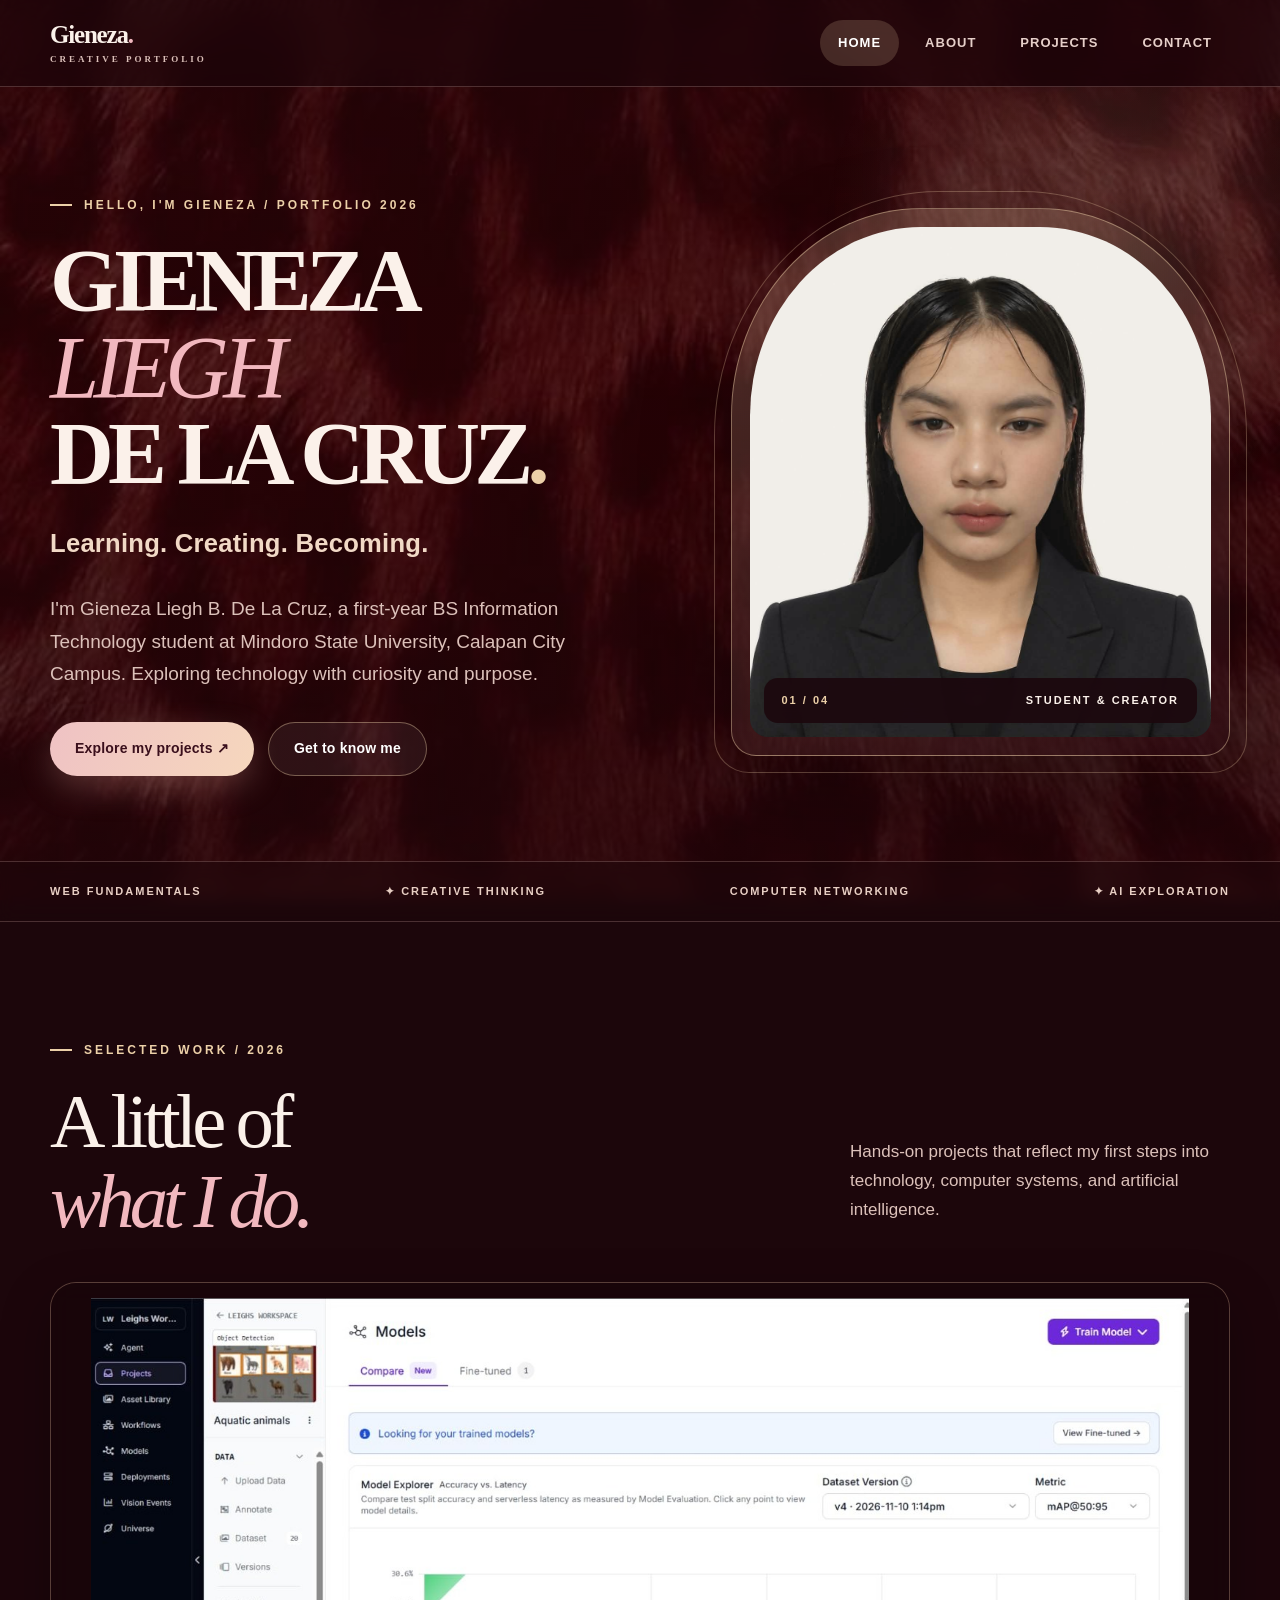
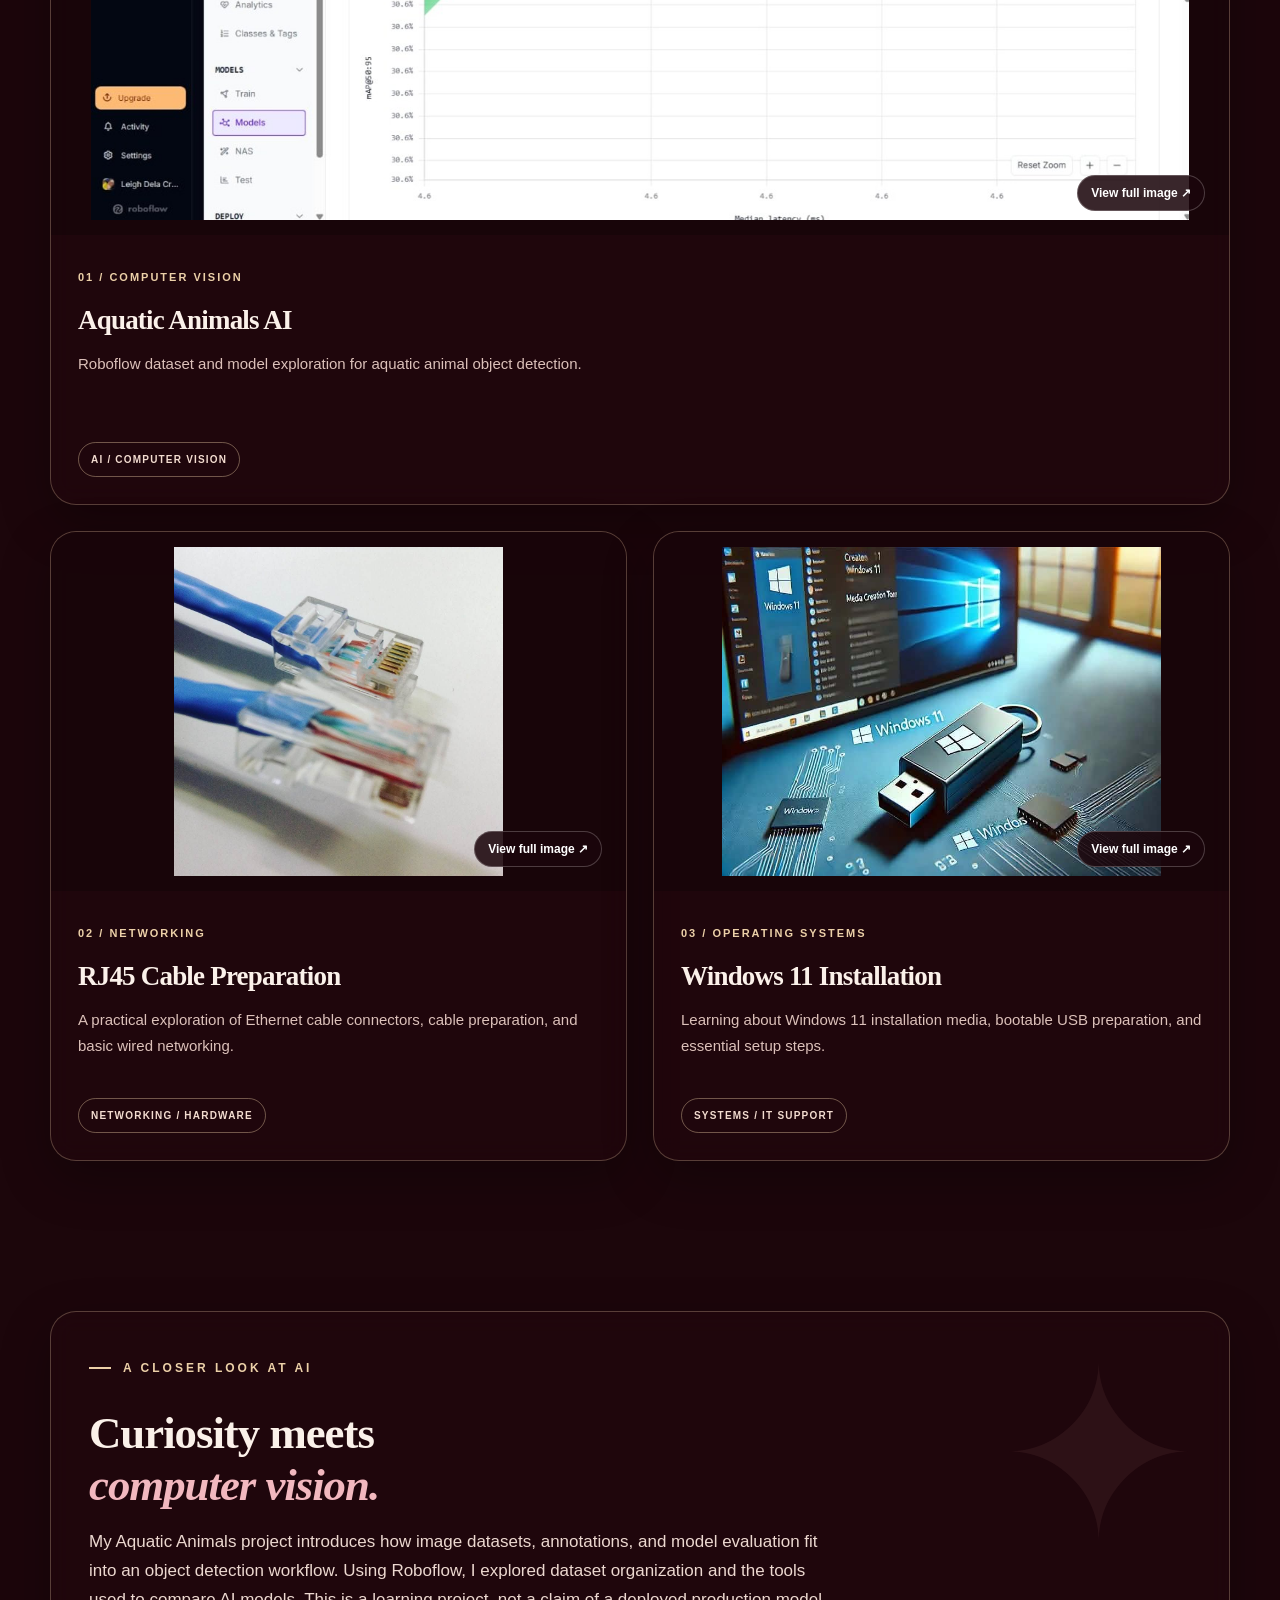
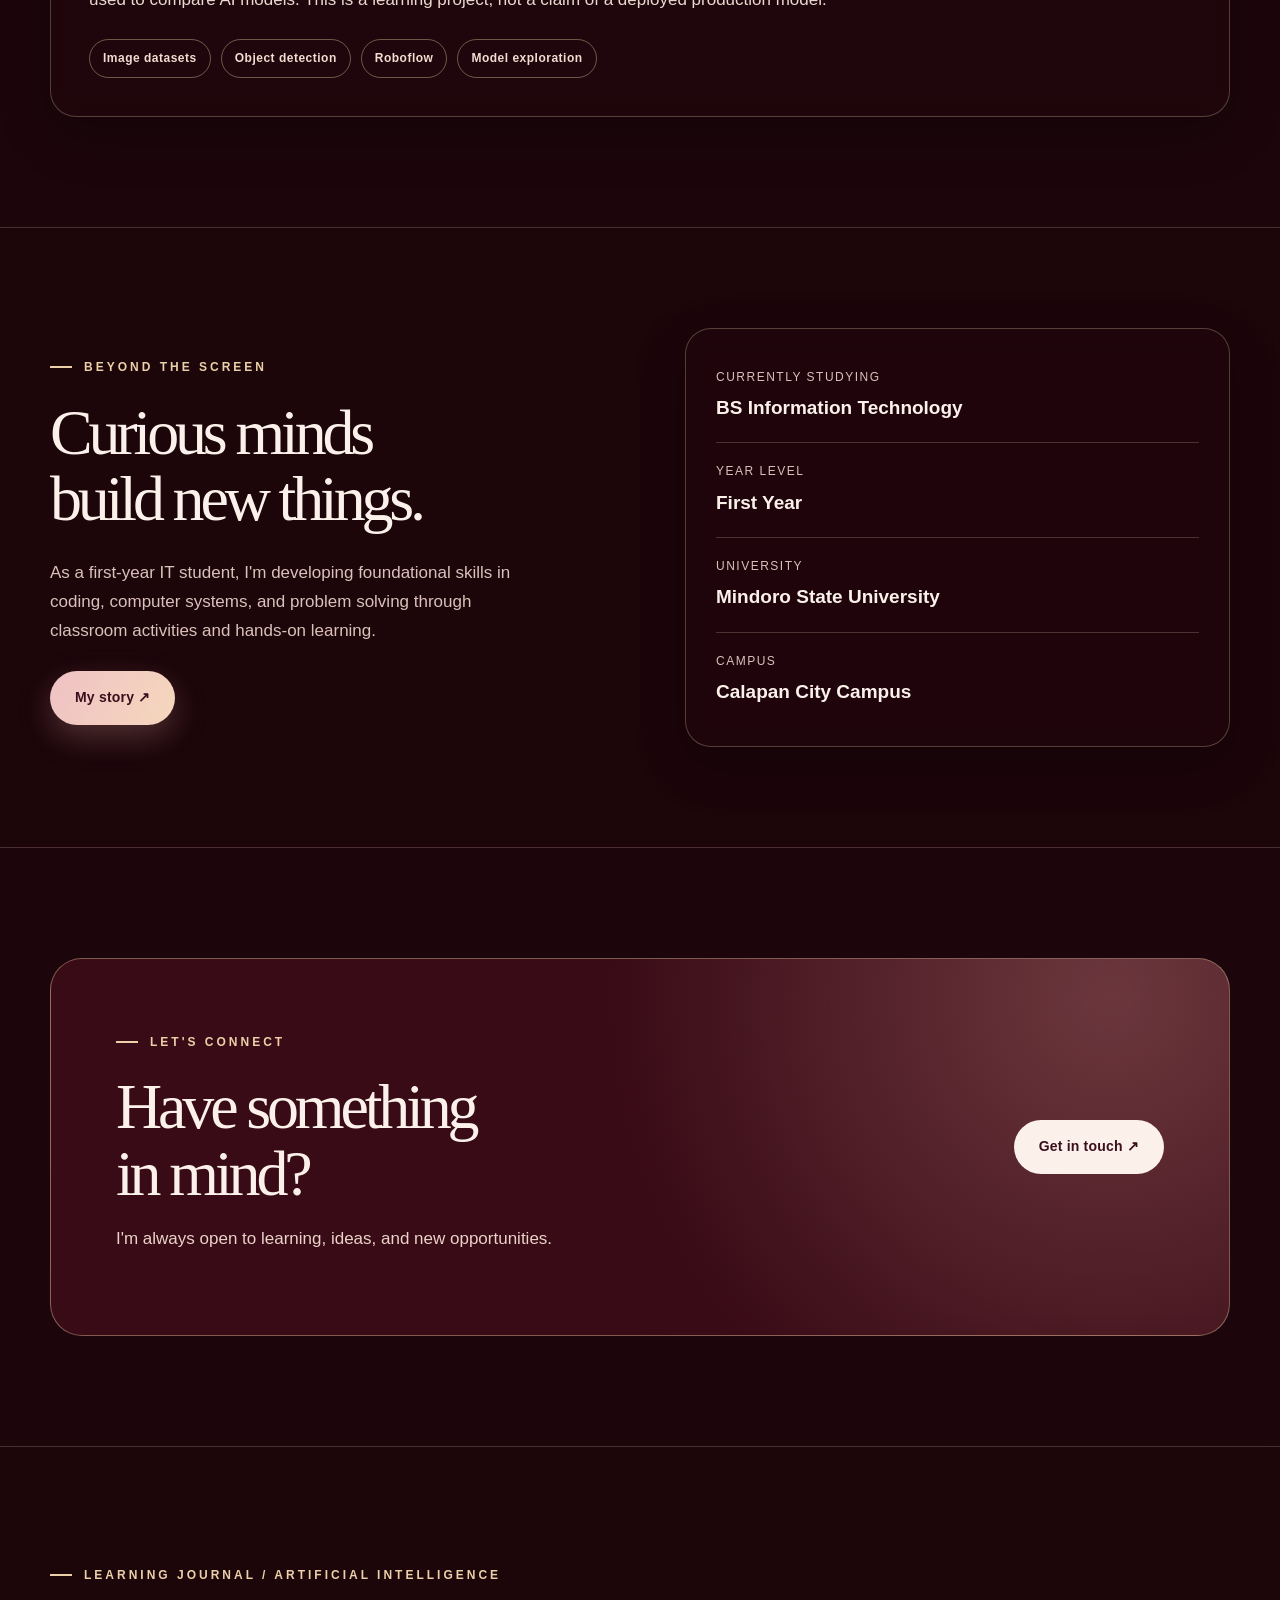
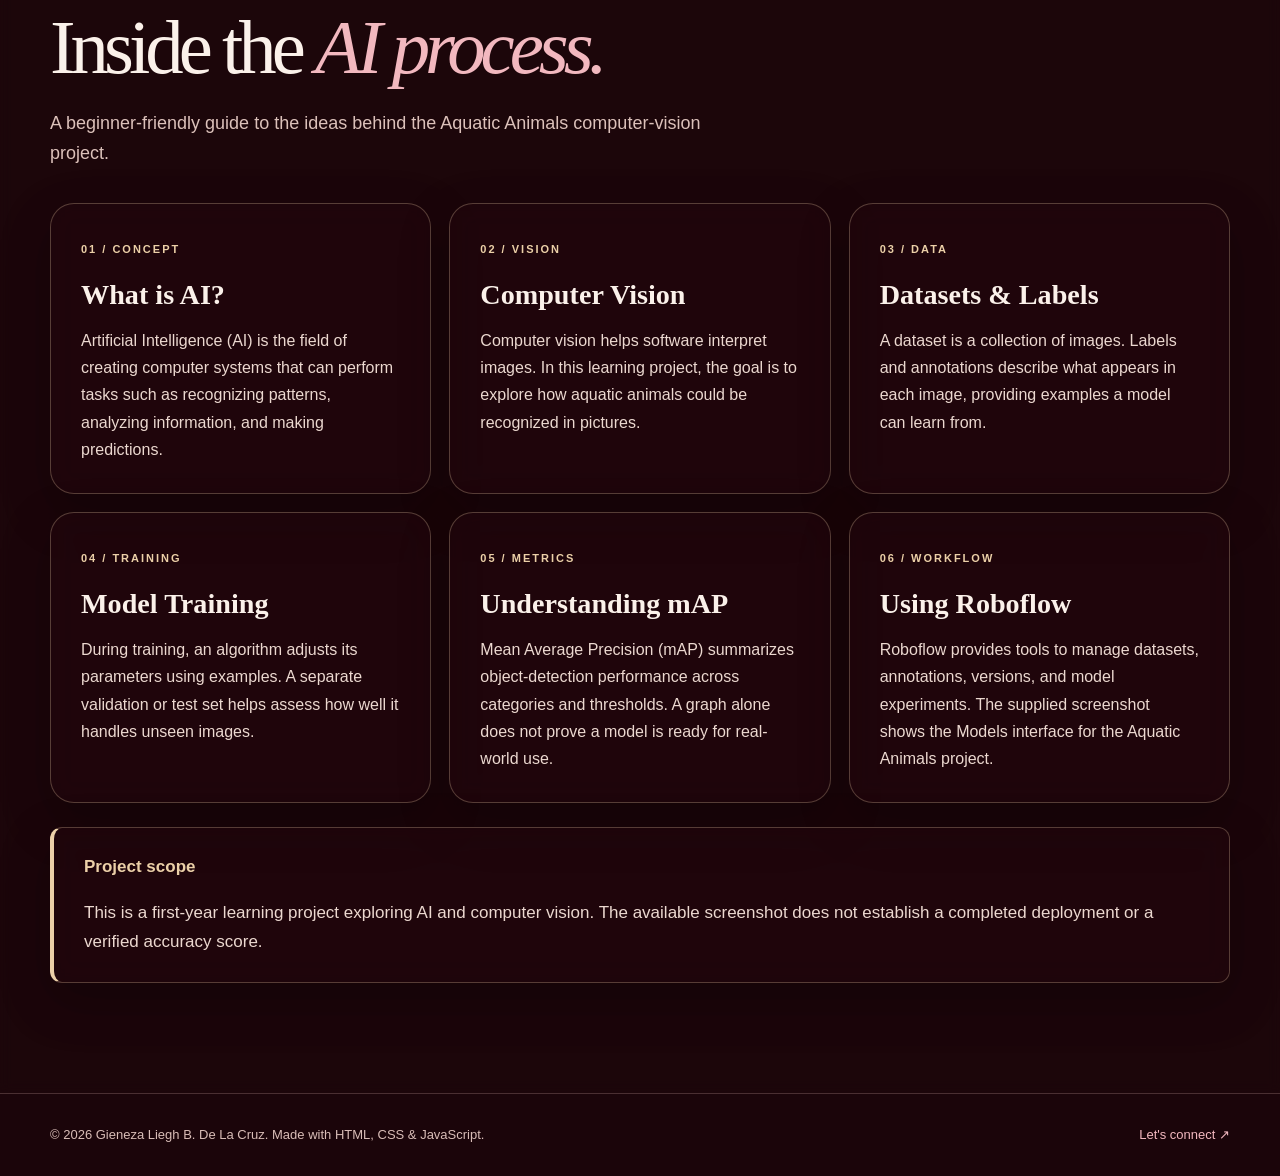
<file: index.html>
<!DOCTYPE html>
<html lang="en">
<head>
  <!-- The UTF-8 charset supports punctuation and accessible text. -->
  <meta charset="UTF-8">
  <!-- Responsive scaling ensures the layout fits phones and tablets. -->
  <meta name="viewport" content="width=device-width, initial-scale=1.0">
  <meta name="theme-color" content="#1c060b">
  <meta name="description" content="Gieneza Liegh B. De La Cruz - BS Information Technology student portfolio.">
  <title>Home | Gieneza Liegh B. De La Cruz</title>
  <!-- One external stylesheet shared by every page. -->
  <link rel="stylesheet" href="css/style.css">
  <!-- Offline fallback: preserves the design if the CSS file is moved or not found. -->
  <style>
/* NEBULA EDITION: original custom design; no CDN or external fonts required. */
:root{--bg:#1c060b;--bg2:#2a0a12;--card:#2c0b13;--line:rgba(240,200,190,.16);--white:#fbf1ea;--muted:#d9bdb7;--violet:#e0a9b0;--pink:#f2b8bf;--cyan:#ecd0a8;--radius:24px}*{box-sizing:border-box}html{scroll-behavior:smooth}body{margin:0;background:radial-gradient(ellipse 65% 26% at 90% 0%,rgba(150,28,48,.28),transparent),radial-gradient(ellipse 55% 32% at 0% 44%,rgba(120,20,40,.14),transparent),var(--bg);color:var(--white);font-family:'Segoe UI',Inter,Arial,sans-serif;font-size:17px;line-height:1.7;min-height:100vh}a{color:inherit;text-decoration:none}button,input,textarea{font:inherit}button{cursor:pointer}img{display:block;max-width:100%}::selection{background:#e0a9b0;color:#1c060b}.container{width:min(1180px,calc(100% - 48px));margin:auto}.site-header{position:sticky;top:0;z-index:20;background:rgba(28,6,12,.87);backdrop-filter:blur(18px);border-bottom:1px solid var(--line)}.nav{display:flex;align-items:center;justify-content:space-between;min-height:86px;gap:20px}.logo{font-size:25px;font-weight:800;letter-spacing:-1.2px;line-height:1.05}.logo small{display:block;font-size:9px;letter-spacing:3px;font-weight:700;color:var(--muted);margin-top:7px}.nav-links{display:flex;gap:8px;align-items:center}.nav-links a{font-size:13px;font-weight:700;letter-spacing:1px;text-transform:uppercase;padding:12px 18px;border-radius:100px;color:#e6cfc9;transition:.25s}.nav-links a:hover,.nav-links a.active{background:rgba(224,169,176,.17);color:#fff}.menu-button{display:none;border:1px solid var(--line);background:#34101a;color:#fff;border-radius:12px;padding:10px 17px}.hero{padding:100px 0 85px;position:relative;overflow:hidden}.hero:before{content:'';position:absolute;width:560px;height:560px;border-radius:50%;background:radial-gradient(circle,rgba(176,50,68,.18),transparent 70%);right:-100px;top:-130px;pointer-events:none}.hero-grid{display:grid;grid-template-columns:1.1fr .9fr;align-items:center;gap:70px}.eyebrow{display:inline-flex;align-items:center;gap:12px;text-transform:uppercase;font-size:12px;font-weight:800;letter-spacing:3px;color:var(--cyan);margin-bottom:22px}.eyebrow:before{content:'';width:22px;height:2px;background:var(--cyan)}.display{font-family:Georgia,'Times New Roman',serif;font-weight:400;letter-spacing:-.065em;line-height:1.04;margin:0}.hero .display{font-size:clamp(64px,7.6vw,116px)}.display em{font-weight:400;color:var(--pink);font-style:italic}.hero-desc{max-width:560px;color:var(--muted);font-size:19px;margin:28px 0 32px}.hero-actions,.form-actions{display:flex;flex-wrap:wrap;gap:14px}.btn{min-height:54px;display:inline-flex;align-items:center;justify-content:center;gap:12px;padding:14px 25px;border-radius:100px;font-weight:750;font-size:14px;letter-spacing:.2px;border:1px solid var(--line);transition:transform .25s,box-shadow .25s,background .25s}.btn:hover{transform:translateY(-3px)}.btn-primary{background:linear-gradient(115deg,#efc2c4,#f6d7bd);color:#2a0a12;border:0;box-shadow:0 12px 32px rgba(200,90,100,.22)}.btn-secondary{background:rgba(255,255,255,.04);color:#fff}.btn-light{background:#fff;color:#2a0a12;border:0}.hero-photo-wrap{position:relative;isolation:isolate;padding:18px;border:1px solid rgba(236,208,168,.28);border-radius:38% 38% 25px 25px;background:linear-gradient(155deg,rgba(176,50,68,.32),rgba(40,8,16,.6));box-shadow:0 30px 90px rgba(0,0,0,.3)}.hero-photo-wrap:before{content:'';position:absolute;inset:-18px;border:1px solid rgba(240,180,170,.15);border-radius:42% 42% 35px 35px;z-index:-1}.hero-photo{width:100%;height:510px;object-fit:cover;object-position:center 25%;border-radius:37% 37% 18px 18px;filter:saturate(.9)}.photo-note{display:flex;align-items:center;justify-content:space-between;position:absolute;bottom:32px;left:32px;right:32px;background:rgba(28,6,12,.85);backdrop-filter:blur(8px);padding:13px 18px;border-radius:14px;font-size:11px;letter-spacing:2px;font-weight:800}.photo-note span{color:var(--cyan)}.marquee{border-block:1px solid var(--line);background:rgba(255,255,255,.025)}.marquee-inner{display:flex;justify-content:space-between;flex-wrap:wrap;gap:15px;padding:20px 0;color:#e8cfc4;font-size:11px;font-weight:800;letter-spacing:2px}.section{padding:110px 0}.section-heading{display:flex;align-items:end;justify-content:space-between;gap:40px;margin-bottom:40px}.section-title{font-size:clamp(52px,6vw,84px)}.muted{color:var(--muted)}.section-heading .muted{max-width:380px}.project-grid{display:grid;grid-template-columns:repeat(3,1fr);gap:22px}.project-card{border:1px solid var(--line);border-radius:26px;overflow:hidden;background:linear-gradient(150deg,rgba(60,14,24,.9),rgba(28,6,12,.95));transition:transform .3s,border-color .3s,box-shadow .3s}.project-card:hover{transform:translateY(-8px);border-color:rgba(224,169,176,.6);box-shadow:0 20px 55px rgba(0,0,0,.3)}.project-media{height:230px;overflow:hidden;background:#34101a}.project-media img{width:100%;height:100%;object-fit:cover;transition:transform .45s}.project-card:hover .project-media img{transform:scale(1.06)}.project-body{padding:27px}.project-meta{font-size:11px;font-weight:800;letter-spacing:2px;color:var(--cyan)}.project-body h3{font-family:Georgia,serif;font-size:27px;letter-spacing:-.8px;line-height:1.15;margin:14px 0}.project-body p{font-size:15px;color:var(--muted);min-height:76px}.tag{display:inline-flex;font-size:10px;letter-spacing:1.2px;font-weight:800;color:#f3dcd0;border:1px solid rgba(224,169,176,.32);border-radius:100px;padding:8px 12px}.about-band{padding:100px 0;background:linear-gradient(110deg,rgba(110,22,40,.4),rgba(40,8,16,.5));border-block:1px solid var(--line)}.about-band-grid{display:grid;grid-template-columns:1fr 1fr;gap:90px;align-items:center}.about-band .display{font-size:clamp(46px,5vw,74px)}.about-band .muted{max-width:500px;margin:26px 0}.fact-list{border:1px solid var(--line);background:rgba(255,255,255,.035);border-radius:26px;padding:20px 30px}.fact{padding:18px 0;border-bottom:1px solid var(--line);display:flex;flex-direction:column;gap:5px}.fact:last-child{border-bottom:0}.fact span{color:var(--muted);font-size:12px;text-transform:uppercase;letter-spacing:1.5px}.fact strong{font-size:19px}.cta-panel{background:radial-gradient(circle at 90% 10%,rgba(240,170,160,.28),transparent 45%),linear-gradient(110deg,#5a1626,#3a0f1c);padding:65px;border:1px solid rgba(236,208,168,.35);border-radius:32px;display:flex;align-items:center;justify-content:space-between;gap:30px}.cta-panel .display{font-size:clamp(44px,5vw,72px)}.cta-panel p{color:#ead3c8}.footer{border-top:1px solid var(--line);padding:30px 0;color:#d9bdb7;font-size:13px}.footer-inner{display:flex;justify-content:space-between;gap:18px}.footer a{color:var(--pink)}.page-intro{padding:100px 0 55px}.page-intro .display{font-size:clamp(58px,7vw,98px);max-width:850px}.page-intro .muted{font-size:19px;max-width:750px}.panel{padding:38px;background:linear-gradient(145deg,rgba(60,14,24,.85),rgba(28,6,12,.95));border:1px solid var(--line);border-radius:27px}.panel h2,.panel h3{margin-top:0}.contact-grid{display:grid;grid-template-columns:.8fr 1.2fr;gap:30px}.contact-info{display:grid;gap:18px;align-content:start}.contact-info>a,.contact-info>div{display:block;padding:27px;background:#2c0b13;border:1px solid var(--line);border-radius:22px;overflow-wrap:anywhere}.contact-info strong{display:block;color:var(--cyan);font-size:11px;letter-spacing:2px;margin-bottom:12px}.form-field{margin:20px 0}.form-field label{display:block;margin-bottom:8px;font-weight:700;font-size:14px}.form-field input,.form-field textarea{width:100%;background:#1f070d;color:#fff;border:1px solid rgba(236,208,168,.25);border-radius:13px;padding:16px;outline:none}.form-field input:focus,.form-field textarea:focus{border-color:var(--pink);box-shadow:0 0 0 3px rgba(240,180,170,.12)}.form-field textarea{min-height:150px;resize:vertical}.form-status{font-size:13px;color:var(--muted)}.ai-insight{position:relative;overflow:hidden;margin:40px 0 0;padding:38px;background:linear-gradient(115deg,rgba(130,30,50,.3),rgba(50,10,18,.6));border:1px solid rgba(236,208,168,.24);border-radius:26px}.ai-insight:after{content:'✦';position:absolute;right:30px;top:-60px;font-size:240px;color:rgba(224,169,176,.07);pointer-events:none}.ai-insight h3{font-family:Georgia,serif;font-size:clamp(29px,3.5vw,45px);line-height:1.15;letter-spacing:-1px;margin:8px 0 16px}.ai-insight p{max-width:750px;color:#ecd8d0}.ai-pills{display:flex;gap:10px;flex-wrap:wrap;margin-top:24px}.ai-pills span{font-size:12px;font-weight:700;letter-spacing:.5px;padding:8px 13px;border-radius:100px;border:1px solid rgba(236,208,168,.3);color:var(--cyan)}.reveal{opacity:1;transform:none}@media(prefers-reduced-motion:no-preference){.reveal{animation:rise .65s both}@keyframes rise{from{opacity:0;transform:translateY(18px)}to{opacity:1;transform:translateY(0)}}}@media(max-width:900px){.hero-grid{gap:35px}.hero .display{font-size:clamp(52px,8vw,86px)}.hero-photo{height:440px}.project-grid{grid-template-columns:repeat(2,1fr)}.about-band-grid{gap:35px}}@media(max-width:680px){.container{width:min(100% - 32px,1180px)}.nav{min-height:72px}.menu-button{display:block}.nav-links{display:none;position:absolute;top:72px;left:0;right:0;background:#220810;padding:18px;flex-direction:column;border-bottom:1px solid var(--line)}.nav-links.open{display:flex}.nav-links a{width:100%;text-align:center}.hero{padding:60px 0}.hero-grid,.about-band-grid,.contact-grid{grid-template-columns:1fr}.hero-photo-wrap{max-width:440px;margin:auto}.hero-photo{height:390px}.section{padding:70px 0}.section-heading{display:block}.project-grid{grid-template-columns:1fr}.project-media{height:250px}.cta-panel{padding:35px;display:block}.cta-panel .btn{margin-top:20px}.footer-inner{flex-direction:column}.page-intro{padding:65px 0 25px}.panel{padding:24px}.ai-insight{padding:25px}}


/* V2: Oversized personal-name hero, designed to be as prominent as Justin's. */
.hero .display.hero-name{font-family:Georgia,'Times New Roman',serif;font-size:clamp(58px,6.9vw,108px);font-weight:700;line-height:.98;letter-spacing:-.065em;overflow-wrap:normal}
.hero-name em{color:#f2b8bf;font-weight:400}
.name-period{color:#ecd0a8}
.hero-kicker{font-size:clamp(19px,2vw,27px);font-weight:700;color:#f1d9c6;letter-spacing:.01em;margin:25px 0 0}
.ai-notes-section{background:radial-gradient(ellipse at 5% 10%,rgba(160,40,58,.18),transparent 55%),#210810;border-top:1px solid var(--line)}
.ai-notes-intro{max-width:670px;font-size:18px;margin:20px 0 34px}
.ai-notes-grid{display:grid;grid-template-columns:repeat(3,minmax(0,1fr));gap:18px}
.ai-note{padding:30px;border:1px solid rgba(236,208,168,.25);border-radius:24px;background:linear-gradient(145deg,rgba(70,16,28,.75),rgba(32,7,14,.92));box-shadow:0 16px 45px rgba(0,0,0,.15);transition:transform .25s,border-color .25s}
.ai-note:hover{transform:translateY(-5px);border-color:#e0a9b0}
.ai-note-num{font-size:11px;color:#ecd0a8;font-weight:800;letter-spacing:2px}
.ai-note h3{font-family:Georgia,serif;font-size:clamp(23px,2.2vw,31px);line-height:1.15;margin:16px 0}
.ai-note p{color:#ecd8d0;font-size:16px;line-height:1.7;margin-bottom:0}
.ai-learning-callout{margin-top:24px;padding:25px 30px;border-left:4px solid #ecd0a8;background:rgba(236,208,168,.07);border-radius:12px}
.ai-learning-callout strong{color:#ecd0a8}
.ai-learning-callout p{color:#ecd8d0;margin-bottom:0}
@media(max-width:900px){.ai-notes-grid{grid-template-columns:repeat(2,minmax(0,1fr))}.hero .display.hero-name{font-size:clamp(50px,7vw,78px)}}
@media(max-width:680px){.ai-notes-grid{grid-template-columns:1fr}.hero .display.hero-name{font-size:clamp(44px,10vw,68px)}.ai-note{padding:25px}}


/* PROJECT IMAGE VISIBILITY FIX: show the entire original picture without cropping. */
.project-grid{grid-template-columns:repeat(2,minmax(0,1fr));gap:26px}
.project-card:first-child{grid-column:1/-1}
.project-media{height:auto;aspect-ratio:16/10;display:flex;align-items:center;justify-content:center;background:linear-gradient(135deg,#2a0a12,#3a121d);padding:15px;position:relative}
.project-card:first-child .project-media{aspect-ratio:16/7.5}
.project-media img{width:100%;height:100%;object-fit:contain;object-position:center;transition:transform .35s}
.project-card:hover .project-media img{transform:scale(1.015)}
.project-media a{display:flex;align-items:center;justify-content:center;width:100%;height:100%;cursor:zoom-in;outline-offset:4px}
.project-media a:focus-visible{outline:3px solid #ecd0a8}
.project-media .image-hint{position:absolute;right:24px;bottom:24px;pointer-events:none;background:rgba(28,6,12,.87);border:1px solid rgba(255,255,255,.22);border-radius:999px;padding:7px 13px;font-size:12px;color:#fff;font-weight:700}
@media(max-width:700px){.project-grid{grid-template-columns:1fr}.project-card:first-child{grid-column:auto}.project-media,.project-card:first-child .project-media{aspect-ratio:4/3;padding:9px}.project-media .image-hint{right:12px;bottom:12px;font-size:11px}}


/* ===== AESTHETIC THEME: Wine Leopard =====
   Background photo + glass cards, dusty rose / champagne accents. */
:root{--bg:#1c060b;--line:rgba(240,200,190,.22);--white:#fbf1ea;--muted:#dcc1ba;--violet:#e0a9b0;--pink:#f2b8bf;--cyan:#ecd0a8}
body{background:#1c060b;color:var(--white)}
body::before{content:'';position:fixed;inset:0;z-index:-1;pointer-events:none;
  background:linear-gradient(180deg,rgba(28,6,11,.55),rgba(28,6,11,.38) 40%,rgba(28,6,11,.68)),url('assets/leopard-bg.jpg') center/cover no-repeat}
.site-header{background:rgba(28,6,11,.62);backdrop-filter:blur(16px);-webkit-backdrop-filter:blur(16px)}
.logo,.display,.project-body h3,.ai-note h3,.ai-insight h3{font-family:'Palatino Linotype','Book Antiqua',Palatino,Georgia,serif}
.display em{font-style:italic;color:var(--pink)}
.eyebrow,.project-meta,.ai-note-num{color:var(--cyan)}
.hero:before{background:radial-gradient(circle,rgba(236,208,168,.16),transparent 70%)}
.hero-photo-wrap{background:linear-gradient(155deg,rgba(236,208,168,.22),rgba(40,8,16,.55));border-color:rgba(236,208,168,.45)}
.hero-photo-wrap:before{border-color:rgba(236,208,168,.28)}
.hero-photo{filter:saturate(.95) sepia(.08)}
.marquee{background:rgba(28,6,11,.5);backdrop-filter:blur(8px);-webkit-backdrop-filter:blur(8px)}
.project-card,.panel,.fact-list,.ai-note,.ai-insight,.contact-info>a,.contact-info>div,.ai-learning-callout{
  background:rgba(34,7,14,.62);backdrop-filter:blur(12px);-webkit-backdrop-filter:blur(12px);
  border:1px solid rgba(236,208,168,.28);box-shadow:0 18px 50px rgba(0,0,0,.28)}
.project-card:hover,.ai-note:hover{border-color:#ecd0a8}
.project-media{background:rgba(20,4,8,.55)}
.about-band,.ai-notes-section{background:rgba(28,6,11,.5);backdrop-filter:blur(6px);-webkit-backdrop-filter:blur(6px)}
.cta-panel{background:radial-gradient(circle at 90% 10%,rgba(240,170,160,.28),transparent 45%),rgba(70,14,28,.72);border-color:rgba(236,208,168,.4);backdrop-filter:blur(10px);-webkit-backdrop-filter:blur(10px)}
.btn-primary{background:linear-gradient(115deg,#efc2c4,#f6d7bd);color:#3a0f1c;box-shadow:0 12px 32px rgba(240,170,160,.25)}
.btn-secondary{background:rgba(255,255,255,.06);border-color:rgba(236,208,168,.4)}
.btn-light{background:#fbf1ea;color:#3a0f1c}
.tag,.ai-pills span{border-color:rgba(236,208,168,.4);color:#f3dcd0}
.nav-links a:hover,.nav-links a.active{background:rgba(236,208,168,.18)}
.form-field input,.form-field textarea{background:rgba(20,4,8,.6);border-color:rgba(236,208,168,.3)}
.form-field input:focus,.form-field textarea:focus{border-color:#ecd0a8;box-shadow:0 0 0 3px rgba(236,208,168,.16)}
.footer{background:rgba(28,6,11,.55);backdrop-filter:blur(8px);-webkit-backdrop-filter:blur(8px)}
.ai-learning-callout{border-left:4px solid #ecd0a8}
::selection{background:#ecd0a8;color:#2a0a12}
@media(max-width:680px){.nav-links{background:rgba(28,6,11,.95)}}

</style>
  <!-- defer runs JavaScript after the page HTML has been parsed. -->
  <script src="js/main.js" defer></script>
</head>
<body>
  <!-- Shared navigation: same destinations and active-page highlight on every page. -->
  <header class="site-header">
    <nav class="container nav" aria-label="Main navigation">
      <a class="logo" href="index.html">Gieneza<span style="color:var(--pink)">.</span><small>CREATIVE PORTFOLIO</small></a>
      <button class="menu-button" type="button" data-menu-button aria-expanded="false" aria-controls="nav-links">Menu</button>
      <div class="nav-links" id="nav-links" data-nav-links>
        <a href="index.html" class="active" aria-current="page">Home</a>
        <a href="about.html" class="" >About</a>
        <a href="portfolio.html" class="" >Projects</a>
        <a href="contact.html" class="" >Contact</a>
      </div>
    </nav>
  </header>
  <main id="main">
    <!-- Hero: introductory biography and original professional portrait. -->
    <section class="hero"><div class="container hero-grid">
      <div class="reveal"><span class="eyebrow">Hello, I'm Gieneza / Portfolio 2026</span>
        <h1 class="display hero-name">GIENEZA<br><em>LIEGH</em><br>DE LA CRUZ<span class="name-period">.</span></h1><p class="hero-kicker">Learning. Creating. Becoming.</p>
        <p class="hero-desc">I'm Gieneza Liegh B. De La Cruz, a first-year BS Information Technology student at Mindoro State University, Calapan City Campus. Exploring technology with curiosity and purpose.</p>
        <div class="hero-actions"><a class="btn btn-primary" href="portfolio.html">Explore my projects &#8599;</a><a class="btn btn-secondary" href="about.html">Get to know me</a></div>
      </div>
      <div class="hero-photo-wrap reveal"><img class="hero-photo" src="assets/portrait.jpg" alt="Professional portrait of Gieneza Liegh B. De La Cruz"><div class="photo-note"><span>01 / 04</span>STUDENT &amp; CREATOR</div></div>
    </div></section>
    <div class="marquee"><div class="container marquee-inner"><span>WEB FUNDAMENTALS</span><span>&#10022; CREATIVE THINKING</span><span>COMPUTER NETWORKING</span><span>&#10022; AI EXPLORATION</span></div></div>
    <section class="section"><div class="container"><div class="section-heading reveal"><div><span class="eyebrow">Selected work / 2026</span><h2 class="display section-title">A little of<br><em>what I do.</em></h2></div><p class="muted">Hands-on projects that reflect my first steps into technology, computer systems, and artificial intelligence.</p></div><div class="project-grid">      <!-- Project card: original user-supplied image, title, and accurate student-level description. -->
      <article class="project-card reveal">
        <div class="project-media"><a href="assets/aquatic.jpg" target="_blank" rel="noopener" aria-label="View full-size image: Aquatic Animals AI project reference image"><img src="assets/aquatic.jpg" alt="Aquatic Animals AI project reference image" loading="lazy"></a><span class="image-hint">View full image ↗</span></div>
        <div class="project-body"><span class="project-meta">01 / COMPUTER VISION</span><h3>Aquatic Animals AI</h3><p>Roboflow dataset and model exploration for aquatic animal object detection.</p><span class="tag">AI / COMPUTER VISION</span></div>
      </article>
      <!-- Project card: original user-supplied image, title, and accurate student-level description. -->
      <article class="project-card reveal">
        <div class="project-media"><a href="assets/rj45.jpg" target="_blank" rel="noopener" aria-label="View full-size image: RJ45 Cable Preparation project reference image"><img src="assets/rj45.jpg" alt="RJ45 Cable Preparation project reference image" loading="lazy"></a><span class="image-hint">View full image ↗</span></div>
        <div class="project-body"><span class="project-meta">02 / NETWORKING</span><h3>RJ45 Cable Preparation</h3><p>A practical exploration of Ethernet cable connectors, cable preparation, and basic wired networking.</p><span class="tag">NETWORKING / HARDWARE</span></div>
      </article>
      <!-- Project card: original user-supplied image, title, and accurate student-level description. -->
      <article class="project-card reveal">
        <div class="project-media"><a href="assets/windows.jpg" target="_blank" rel="noopener" aria-label="View full-size image: Windows 11 Installation project reference image"><img src="assets/windows.jpg" alt="Windows 11 Installation project reference image" loading="lazy"></a><span class="image-hint">View full image ↗</span></div>
        <div class="project-body"><span class="project-meta">03 / OPERATING SYSTEMS</span><h3>Windows 11 Installation</h3><p>Learning about Windows 11 installation media, bootable USB preparation, and essential setup steps.</p><span class="tag">SYSTEMS / IT SUPPORT</span></div>
      </article></div></div></section>

    <!-- AI note: this section explains the scope of the student project without overstating model performance. -->
    <section class="section" style="padding-top:0"><div class="container"><div class="ai-insight"><span class="eyebrow">A closer look at AI</span><h3>Curiosity meets<br><em style="color:var(--pink)">computer vision.</em></h3><p>My Aquatic Animals project introduces how image datasets, annotations, and model evaluation fit into an object detection workflow. Using Roboflow, I explored dataset organization and the tools used to compare AI models. This is a learning project, not a claim of a deployed production model.</p><div class="ai-pills"><span>Image datasets</span><span>Object detection</span><span>Roboflow</span><span>Model exploration</span></div></div></div></section>
    <section class="about-band"><div class="container about-band-grid"><div class="reveal"><span class="eyebrow">Beyond the screen</span><h2 class="display">Curious minds<br>build new things.</h2><p class="muted">As a first-year IT student, I'm developing foundational skills in coding, computer systems, and problem solving through classroom activities and hands-on learning.</p><a class="btn btn-primary" href="about.html">My story &#8599;</a></div><div class="fact-list reveal"><div class="fact"><span>Currently studying</span><strong>BS Information Technology</strong></div><div class="fact"><span>Year level</span><strong>First Year</strong></div><div class="fact"><span>University</span><strong>Mindoro State University</strong></div><div class="fact"><span>Campus</span><strong>Calapan City Campus</strong></div></div></div></section>
    <section class="section"><div class="container"><div class="cta-panel reveal"><div><span class="eyebrow" style="color:#ecd0a8">Let's connect</span><h2 class="display">Have something<br>in mind?</h2><p>I'm always open to learning, ideas, and new opportunities.</p></div><a class="btn btn-light" href="contact.html">Get in touch &#8599;</a></div></div></section>
  <!-- Educational notes: these explain AI concepts without claiming the project is fully deployed. -->
<section class="section ai-notes-section" aria-labelledby="ai-notes-heading">
 <div class="container">
  <span class="eyebrow">Learning journal / Artificial intelligence</span>
  <h2 class="display section-title" id="ai-notes-heading">Inside the <em>AI process.</em></h2>
  <p class="muted ai-notes-intro">A beginner-friendly guide to the ideas behind the Aquatic Animals computer-vision project.</p>
  <div class="ai-notes-grid">
   <article class="ai-note"><span class="ai-note-num">01 / CONCEPT</span><h3>What is AI?</h3><p>Artificial Intelligence (AI) is the field of creating computer systems that can perform tasks such as recognizing patterns, analyzing information, and making predictions.</p></article>
   <article class="ai-note"><span class="ai-note-num">02 / VISION</span><h3>Computer Vision</h3><p>Computer vision helps software interpret images. In this learning project, the goal is to explore how aquatic animals could be recognized in pictures.</p></article>
   <article class="ai-note"><span class="ai-note-num">03 / DATA</span><h3>Datasets &amp; Labels</h3><p>A dataset is a collection of images. Labels and annotations describe what appears in each image, providing examples a model can learn from.</p></article>
   <article class="ai-note"><span class="ai-note-num">04 / TRAINING</span><h3>Model Training</h3><p>During training, an algorithm adjusts its parameters using examples. A separate validation or test set helps assess how well it handles unseen images.</p></article>
   <article class="ai-note"><span class="ai-note-num">05 / METRICS</span><h3>Understanding mAP</h3><p>Mean Average Precision (mAP) summarizes object-detection performance across categories and thresholds. A graph alone does not prove a model is ready for real-world use.</p></article>
   <article class="ai-note"><span class="ai-note-num">06 / WORKFLOW</span><h3>Using Roboflow</h3><p>Roboflow provides tools to manage datasets, annotations, versions, and model experiments. The supplied screenshot shows the Models interface for the Aquatic Animals project.</p></article>
  </div>
  <div class="ai-learning-callout"><strong>Project scope</strong><p>This is a first-year learning project exploring AI and computer vision. The available screenshot does not establish a completed deployment or a verified accuracy score.</p></div>
 </div>
</section>
  </main>
  <!-- Footer repeats across all pages for consistent navigation. -->
  <footer class="footer"><div class="container footer-inner"><span>&#169; 2026 Gieneza Liegh B. De La Cruz. Made with HTML, CSS &amp; JavaScript.</span><a href="mailto:leighdelacruz068@gmail.com">Let's connect &#8599;</a></div></footer>
</body>
</html>
</file>
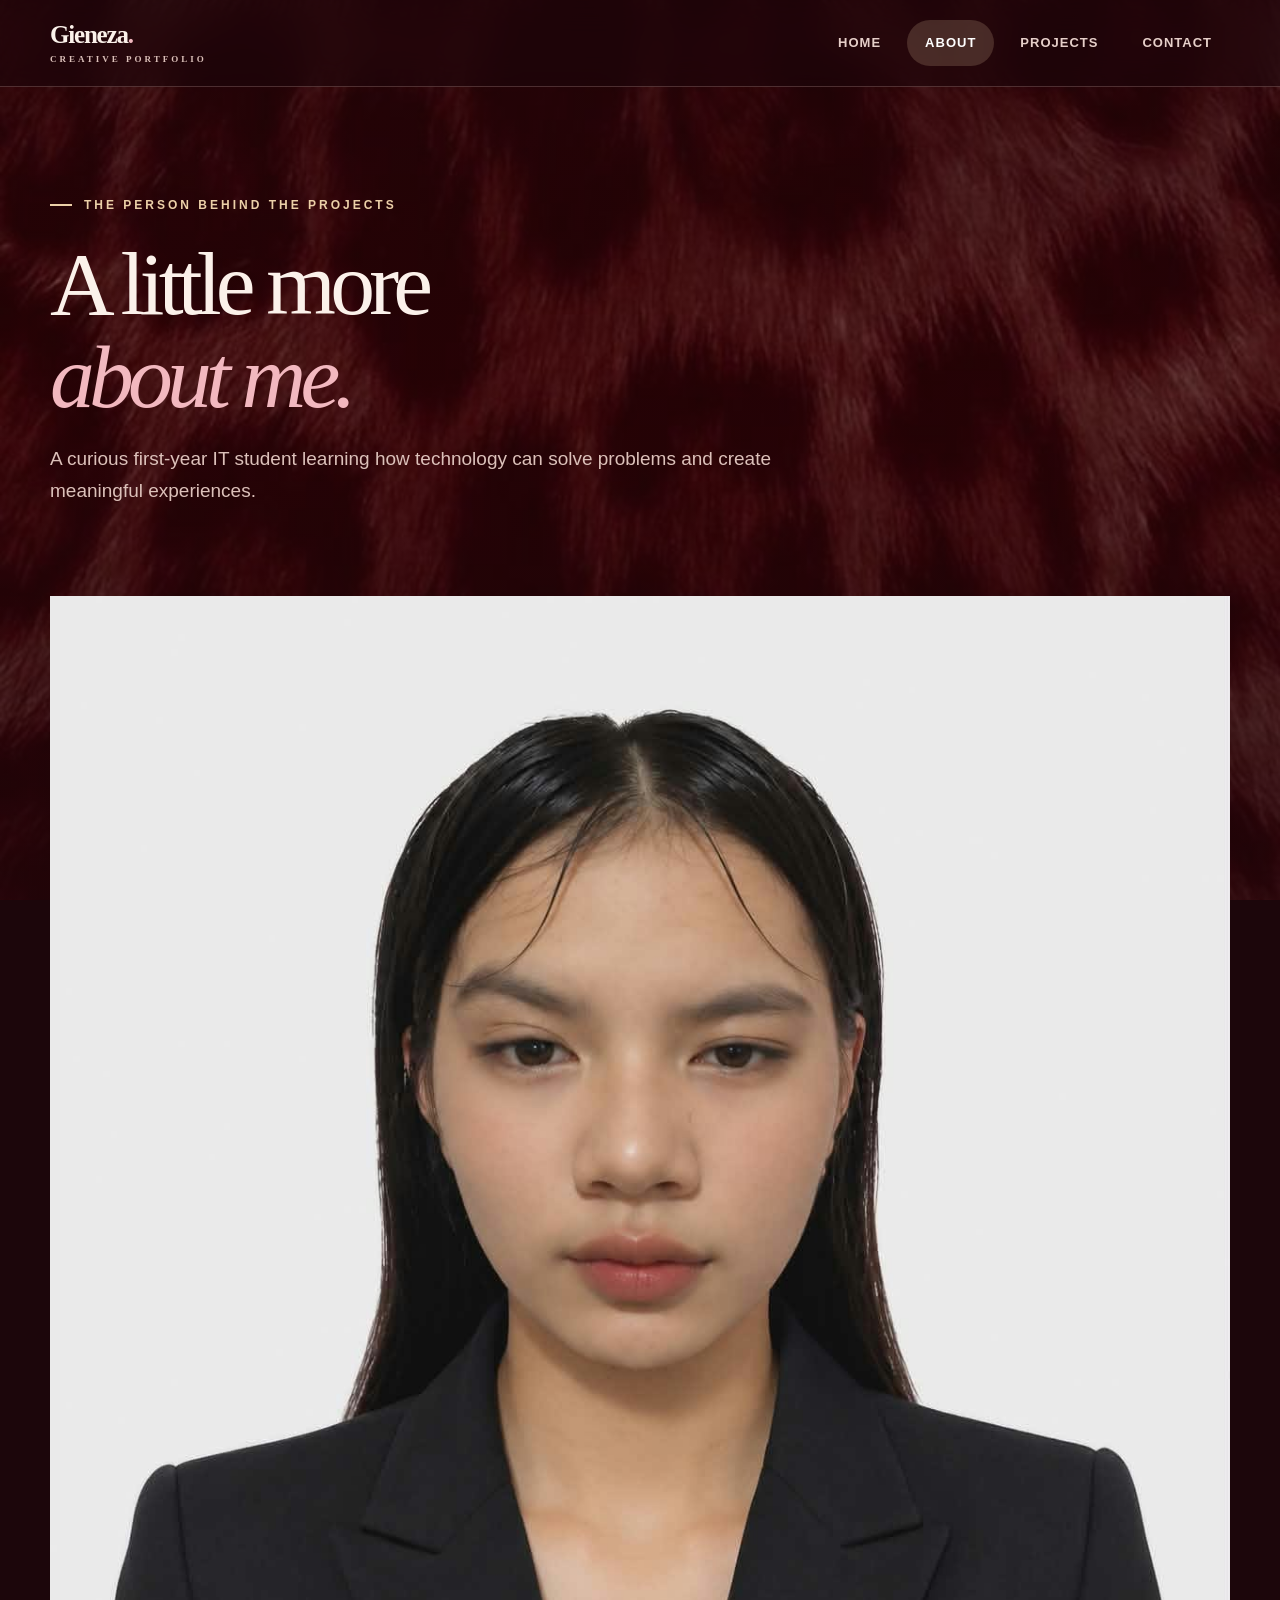
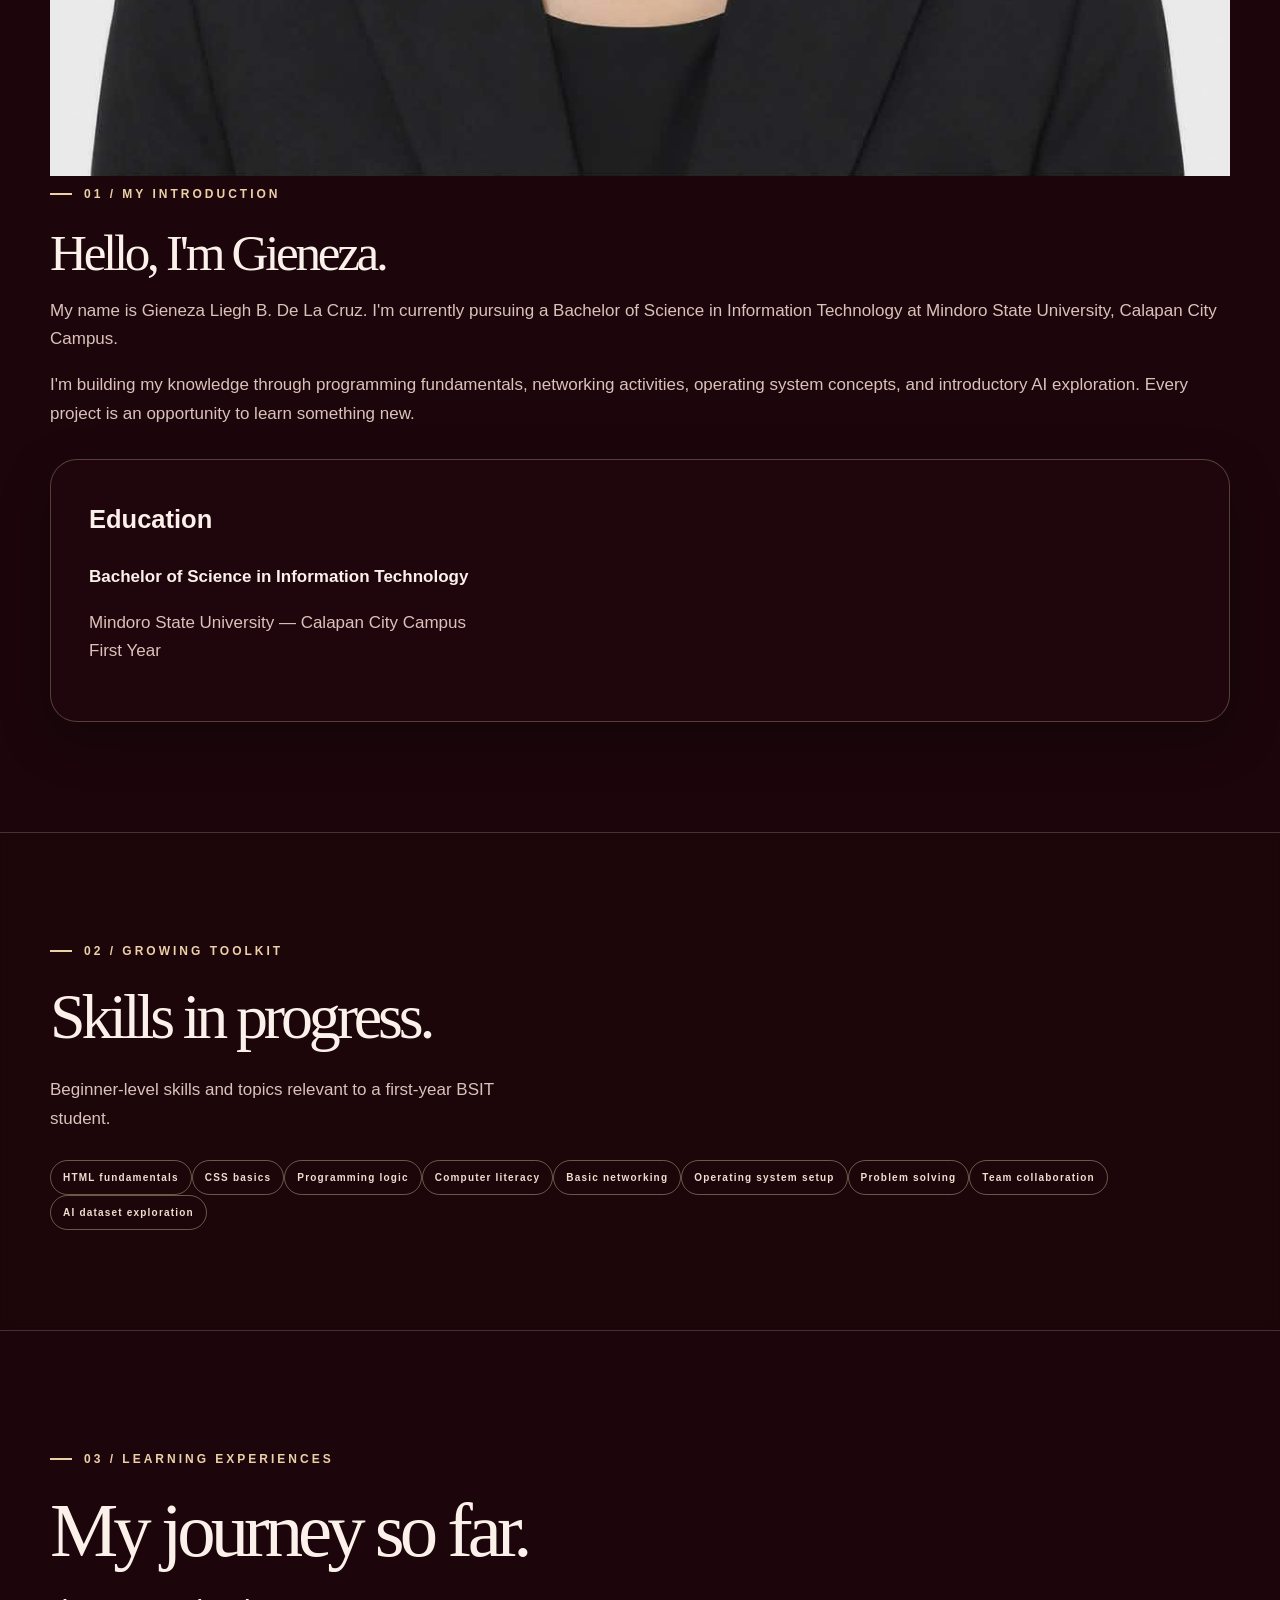
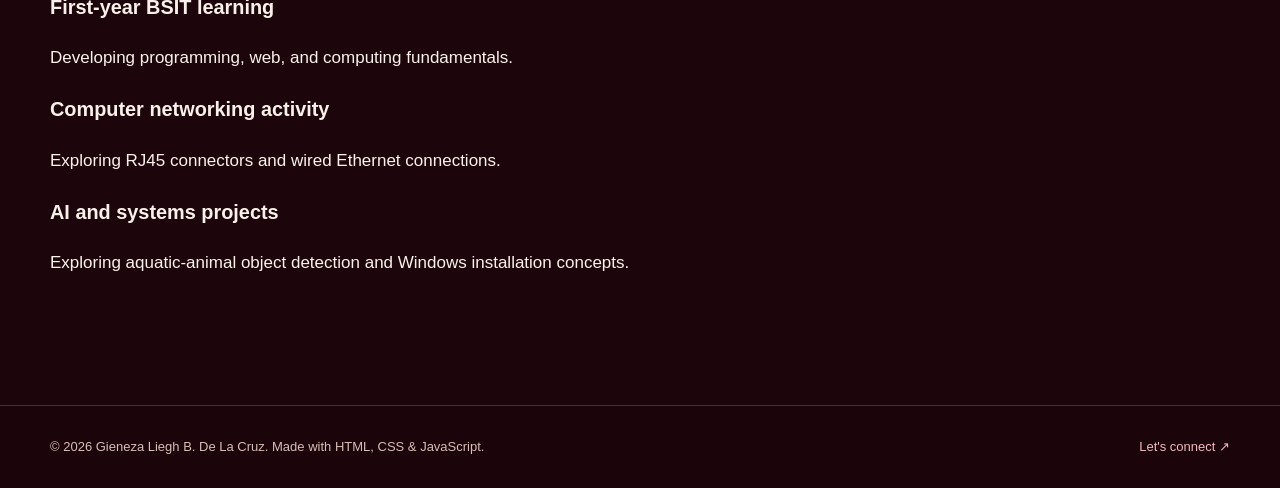
<file: about.html>
<!DOCTYPE html>
<html lang="en">
<head>
  <!-- The UTF-8 charset supports punctuation and accessible text. -->
  <meta charset="UTF-8">
  <!-- Responsive scaling ensures the layout fits phones and tablets. -->
  <meta name="viewport" content="width=device-width, initial-scale=1.0">
  <meta name="theme-color" content="#1c060b">
  <meta name="description" content="Gieneza Liegh B. De La Cruz - BS Information Technology student portfolio.">
  <title>About | Gieneza Liegh B. De La Cruz</title>
  <!-- One external stylesheet shared by every page. -->
  <link rel="stylesheet" href="css/style.css">
  <!-- Offline fallback: preserves the design if the CSS file is moved or not found. -->
  <style>
/* NEBULA EDITION: original custom design; no CDN or external fonts required. */
:root{--bg:#1c060b;--bg2:#2a0a12;--card:#2c0b13;--line:rgba(240,200,190,.16);--white:#fbf1ea;--muted:#d9bdb7;--violet:#e0a9b0;--pink:#f2b8bf;--cyan:#ecd0a8;--radius:24px}*{box-sizing:border-box}html{scroll-behavior:smooth}body{margin:0;background:radial-gradient(ellipse 65% 26% at 90% 0%,rgba(150,28,48,.28),transparent),radial-gradient(ellipse 55% 32% at 0% 44%,rgba(120,20,40,.14),transparent),var(--bg);color:var(--white);font-family:'Segoe UI',Inter,Arial,sans-serif;font-size:17px;line-height:1.7;min-height:100vh}a{color:inherit;text-decoration:none}button,input,textarea{font:inherit}button{cursor:pointer}img{display:block;max-width:100%}::selection{background:#e0a9b0;color:#1c060b}.container{width:min(1180px,calc(100% - 48px));margin:auto}.site-header{position:sticky;top:0;z-index:20;background:rgba(28,6,12,.87);backdrop-filter:blur(18px);border-bottom:1px solid var(--line)}.nav{display:flex;align-items:center;justify-content:space-between;min-height:86px;gap:20px}.logo{font-size:25px;font-weight:800;letter-spacing:-1.2px;line-height:1.05}.logo small{display:block;font-size:9px;letter-spacing:3px;font-weight:700;color:var(--muted);margin-top:7px}.nav-links{display:flex;gap:8px;align-items:center}.nav-links a{font-size:13px;font-weight:700;letter-spacing:1px;text-transform:uppercase;padding:12px 18px;border-radius:100px;color:#e6cfc9;transition:.25s}.nav-links a:hover,.nav-links a.active{background:rgba(224,169,176,.17);color:#fff}.menu-button{display:none;border:1px solid var(--line);background:#34101a;color:#fff;border-radius:12px;padding:10px 17px}.hero{padding:100px 0 85px;position:relative;overflow:hidden}.hero:before{content:'';position:absolute;width:560px;height:560px;border-radius:50%;background:radial-gradient(circle,rgba(176,50,68,.18),transparent 70%);right:-100px;top:-130px;pointer-events:none}.hero-grid{display:grid;grid-template-columns:1.1fr .9fr;align-items:center;gap:70px}.eyebrow{display:inline-flex;align-items:center;gap:12px;text-transform:uppercase;font-size:12px;font-weight:800;letter-spacing:3px;color:var(--cyan);margin-bottom:22px}.eyebrow:before{content:'';width:22px;height:2px;background:var(--cyan)}.display{font-family:Georgia,'Times New Roman',serif;font-weight:400;letter-spacing:-.065em;line-height:1.04;margin:0}.hero .display{font-size:clamp(64px,7.6vw,116px)}.display em{font-weight:400;color:var(--pink);font-style:italic}.hero-desc{max-width:560px;color:var(--muted);font-size:19px;margin:28px 0 32px}.hero-actions,.form-actions{display:flex;flex-wrap:wrap;gap:14px}.btn{min-height:54px;display:inline-flex;align-items:center;justify-content:center;gap:12px;padding:14px 25px;border-radius:100px;font-weight:750;font-size:14px;letter-spacing:.2px;border:1px solid var(--line);transition:transform .25s,box-shadow .25s,background .25s}.btn:hover{transform:translateY(-3px)}.btn-primary{background:linear-gradient(115deg,#efc2c4,#f6d7bd);color:#2a0a12;border:0;box-shadow:0 12px 32px rgba(200,90,100,.22)}.btn-secondary{background:rgba(255,255,255,.04);color:#fff}.btn-light{background:#fff;color:#2a0a12;border:0}.hero-photo-wrap{position:relative;isolation:isolate;padding:18px;border:1px solid rgba(236,208,168,.28);border-radius:38% 38% 25px 25px;background:linear-gradient(155deg,rgba(176,50,68,.32),rgba(40,8,16,.6));box-shadow:0 30px 90px rgba(0,0,0,.3)}.hero-photo-wrap:before{content:'';position:absolute;inset:-18px;border:1px solid rgba(240,180,170,.15);border-radius:42% 42% 35px 35px;z-index:-1}.hero-photo{width:100%;height:510px;object-fit:cover;object-position:center 25%;border-radius:37% 37% 18px 18px;filter:saturate(.9)}.photo-note{display:flex;align-items:center;justify-content:space-between;position:absolute;bottom:32px;left:32px;right:32px;background:rgba(28,6,12,.85);backdrop-filter:blur(8px);padding:13px 18px;border-radius:14px;font-size:11px;letter-spacing:2px;font-weight:800}.photo-note span{color:var(--cyan)}.marquee{border-block:1px solid var(--line);background:rgba(255,255,255,.025)}.marquee-inner{display:flex;justify-content:space-between;flex-wrap:wrap;gap:15px;padding:20px 0;color:#e8cfc4;font-size:11px;font-weight:800;letter-spacing:2px}.section{padding:110px 0}.section-heading{display:flex;align-items:end;justify-content:space-between;gap:40px;margin-bottom:40px}.section-title{font-size:clamp(52px,6vw,84px)}.muted{color:var(--muted)}.section-heading .muted{max-width:380px}.project-grid{display:grid;grid-template-columns:repeat(3,1fr);gap:22px}.project-card{border:1px solid var(--line);border-radius:26px;overflow:hidden;background:linear-gradient(150deg,rgba(60,14,24,.9),rgba(28,6,12,.95));transition:transform .3s,border-color .3s,box-shadow .3s}.project-card:hover{transform:translateY(-8px);border-color:rgba(224,169,176,.6);box-shadow:0 20px 55px rgba(0,0,0,.3)}.project-media{height:230px;overflow:hidden;background:#34101a}.project-media img{width:100%;height:100%;object-fit:cover;transition:transform .45s}.project-card:hover .project-media img{transform:scale(1.06)}.project-body{padding:27px}.project-meta{font-size:11px;font-weight:800;letter-spacing:2px;color:var(--cyan)}.project-body h3{font-family:Georgia,serif;font-size:27px;letter-spacing:-.8px;line-height:1.15;margin:14px 0}.project-body p{font-size:15px;color:var(--muted);min-height:76px}.tag{display:inline-flex;font-size:10px;letter-spacing:1.2px;font-weight:800;color:#f3dcd0;border:1px solid rgba(224,169,176,.32);border-radius:100px;padding:8px 12px}.about-band{padding:100px 0;background:linear-gradient(110deg,rgba(110,22,40,.4),rgba(40,8,16,.5));border-block:1px solid var(--line)}.about-band-grid{display:grid;grid-template-columns:1fr 1fr;gap:90px;align-items:center}.about-band .display{font-size:clamp(46px,5vw,74px)}.about-band .muted{max-width:500px;margin:26px 0}.fact-list{border:1px solid var(--line);background:rgba(255,255,255,.035);border-radius:26px;padding:20px 30px}.fact{padding:18px 0;border-bottom:1px solid var(--line);display:flex;flex-direction:column;gap:5px}.fact:last-child{border-bottom:0}.fact span{color:var(--muted);font-size:12px;text-transform:uppercase;letter-spacing:1.5px}.fact strong{font-size:19px}.cta-panel{background:radial-gradient(circle at 90% 10%,rgba(240,170,160,.28),transparent 45%),linear-gradient(110deg,#5a1626,#3a0f1c);padding:65px;border:1px solid rgba(236,208,168,.35);border-radius:32px;display:flex;align-items:center;justify-content:space-between;gap:30px}.cta-panel .display{font-size:clamp(44px,5vw,72px)}.cta-panel p{color:#ead3c8}.footer{border-top:1px solid var(--line);padding:30px 0;color:#d9bdb7;font-size:13px}.footer-inner{display:flex;justify-content:space-between;gap:18px}.footer a{color:var(--pink)}.page-intro{padding:100px 0 55px}.page-intro .display{font-size:clamp(58px,7vw,98px);max-width:850px}.page-intro .muted{font-size:19px;max-width:750px}.panel{padding:38px;background:linear-gradient(145deg,rgba(60,14,24,.85),rgba(28,6,12,.95));border:1px solid var(--line);border-radius:27px}.panel h2,.panel h3{margin-top:0}.contact-grid{display:grid;grid-template-columns:.8fr 1.2fr;gap:30px}.contact-info{display:grid;gap:18px;align-content:start}.contact-info>a,.contact-info>div{display:block;padding:27px;background:#2c0b13;border:1px solid var(--line);border-radius:22px;overflow-wrap:anywhere}.contact-info strong{display:block;color:var(--cyan);font-size:11px;letter-spacing:2px;margin-bottom:12px}.form-field{margin:20px 0}.form-field label{display:block;margin-bottom:8px;font-weight:700;font-size:14px}.form-field input,.form-field textarea{width:100%;background:#1f070d;color:#fff;border:1px solid rgba(236,208,168,.25);border-radius:13px;padding:16px;outline:none}.form-field input:focus,.form-field textarea:focus{border-color:var(--pink);box-shadow:0 0 0 3px rgba(240,180,170,.12)}.form-field textarea{min-height:150px;resize:vertical}.form-status{font-size:13px;color:var(--muted)}.ai-insight{position:relative;overflow:hidden;margin:40px 0 0;padding:38px;background:linear-gradient(115deg,rgba(130,30,50,.3),rgba(50,10,18,.6));border:1px solid rgba(236,208,168,.24);border-radius:26px}.ai-insight:after{content:'✦';position:absolute;right:30px;top:-60px;font-size:240px;color:rgba(224,169,176,.07);pointer-events:none}.ai-insight h3{font-family:Georgia,serif;font-size:clamp(29px,3.5vw,45px);line-height:1.15;letter-spacing:-1px;margin:8px 0 16px}.ai-insight p{max-width:750px;color:#ecd8d0}.ai-pills{display:flex;gap:10px;flex-wrap:wrap;margin-top:24px}.ai-pills span{font-size:12px;font-weight:700;letter-spacing:.5px;padding:8px 13px;border-radius:100px;border:1px solid rgba(236,208,168,.3);color:var(--cyan)}.reveal{opacity:1;transform:none}@media(prefers-reduced-motion:no-preference){.reveal{animation:rise .65s both}@keyframes rise{from{opacity:0;transform:translateY(18px)}to{opacity:1;transform:translateY(0)}}}@media(max-width:900px){.hero-grid{gap:35px}.hero .display{font-size:clamp(52px,8vw,86px)}.hero-photo{height:440px}.project-grid{grid-template-columns:repeat(2,1fr)}.about-band-grid{gap:35px}}@media(max-width:680px){.container{width:min(100% - 32px,1180px)}.nav{min-height:72px}.menu-button{display:block}.nav-links{display:none;position:absolute;top:72px;left:0;right:0;background:#220810;padding:18px;flex-direction:column;border-bottom:1px solid var(--line)}.nav-links.open{display:flex}.nav-links a{width:100%;text-align:center}.hero{padding:60px 0}.hero-grid,.about-band-grid,.contact-grid{grid-template-columns:1fr}.hero-photo-wrap{max-width:440px;margin:auto}.hero-photo{height:390px}.section{padding:70px 0}.section-heading{display:block}.project-grid{grid-template-columns:1fr}.project-media{height:250px}.cta-panel{padding:35px;display:block}.cta-panel .btn{margin-top:20px}.footer-inner{flex-direction:column}.page-intro{padding:65px 0 25px}.panel{padding:24px}.ai-insight{padding:25px}}


/* V2: Oversized personal-name hero, designed to be as prominent as Justin's. */
.hero .display.hero-name{font-family:Georgia,'Times New Roman',serif;font-size:clamp(58px,6.9vw,108px);font-weight:700;line-height:.98;letter-spacing:-.065em;overflow-wrap:normal}
.hero-name em{color:#f2b8bf;font-weight:400}
.name-period{color:#ecd0a8}
.hero-kicker{font-size:clamp(19px,2vw,27px);font-weight:700;color:#f1d9c6;letter-spacing:.01em;margin:25px 0 0}
.ai-notes-section{background:radial-gradient(ellipse at 5% 10%,rgba(160,40,58,.18),transparent 55%),#210810;border-top:1px solid var(--line)}
.ai-notes-intro{max-width:670px;font-size:18px;margin:20px 0 34px}
.ai-notes-grid{display:grid;grid-template-columns:repeat(3,minmax(0,1fr));gap:18px}
.ai-note{padding:30px;border:1px solid rgba(236,208,168,.25);border-radius:24px;background:linear-gradient(145deg,rgba(70,16,28,.75),rgba(32,7,14,.92));box-shadow:0 16px 45px rgba(0,0,0,.15);transition:transform .25s,border-color .25s}
.ai-note:hover{transform:translateY(-5px);border-color:#e0a9b0}
.ai-note-num{font-size:11px;color:#ecd0a8;font-weight:800;letter-spacing:2px}
.ai-note h3{font-family:Georgia,serif;font-size:clamp(23px,2.2vw,31px);line-height:1.15;margin:16px 0}
.ai-note p{color:#ecd8d0;font-size:16px;line-height:1.7;margin-bottom:0}
.ai-learning-callout{margin-top:24px;padding:25px 30px;border-left:4px solid #ecd0a8;background:rgba(236,208,168,.07);border-radius:12px}
.ai-learning-callout strong{color:#ecd0a8}
.ai-learning-callout p{color:#ecd8d0;margin-bottom:0}
@media(max-width:900px){.ai-notes-grid{grid-template-columns:repeat(2,minmax(0,1fr))}.hero .display.hero-name{font-size:clamp(50px,7vw,78px)}}
@media(max-width:680px){.ai-notes-grid{grid-template-columns:1fr}.hero .display.hero-name{font-size:clamp(44px,10vw,68px)}.ai-note{padding:25px}}


/* PROJECT IMAGE VISIBILITY FIX: show the entire original picture without cropping. */
.project-grid{grid-template-columns:repeat(2,minmax(0,1fr));gap:26px}
.project-card:first-child{grid-column:1/-1}
.project-media{height:auto;aspect-ratio:16/10;display:flex;align-items:center;justify-content:center;background:linear-gradient(135deg,#2a0a12,#3a121d);padding:15px;position:relative}
.project-card:first-child .project-media{aspect-ratio:16/7.5}
.project-media img{width:100%;height:100%;object-fit:contain;object-position:center;transition:transform .35s}
.project-card:hover .project-media img{transform:scale(1.015)}
.project-media a{display:flex;align-items:center;justify-content:center;width:100%;height:100%;cursor:zoom-in;outline-offset:4px}
.project-media a:focus-visible{outline:3px solid #ecd0a8}
.project-media .image-hint{position:absolute;right:24px;bottom:24px;pointer-events:none;background:rgba(28,6,12,.87);border:1px solid rgba(255,255,255,.22);border-radius:999px;padding:7px 13px;font-size:12px;color:#fff;font-weight:700}
@media(max-width:700px){.project-grid{grid-template-columns:1fr}.project-card:first-child{grid-column:auto}.project-media,.project-card:first-child .project-media{aspect-ratio:4/3;padding:9px}.project-media .image-hint{right:12px;bottom:12px;font-size:11px}}


/* ===== AESTHETIC THEME: Wine Leopard =====
   Background photo + glass cards, dusty rose / champagne accents. */
:root{--bg:#1c060b;--line:rgba(240,200,190,.22);--white:#fbf1ea;--muted:#dcc1ba;--violet:#e0a9b0;--pink:#f2b8bf;--cyan:#ecd0a8}
body{background:#1c060b;color:var(--white)}
body::before{content:'';position:fixed;inset:0;z-index:-1;pointer-events:none;
  background:linear-gradient(180deg,rgba(28,6,11,.55),rgba(28,6,11,.38) 40%,rgba(28,6,11,.68)),url('assets/leopard-bg.jpg') center/cover no-repeat}
.site-header{background:rgba(28,6,11,.62);backdrop-filter:blur(16px);-webkit-backdrop-filter:blur(16px)}
.logo,.display,.project-body h3,.ai-note h3,.ai-insight h3{font-family:'Palatino Linotype','Book Antiqua',Palatino,Georgia,serif}
.display em{font-style:italic;color:var(--pink)}
.eyebrow,.project-meta,.ai-note-num{color:var(--cyan)}
.hero:before{background:radial-gradient(circle,rgba(236,208,168,.16),transparent 70%)}
.hero-photo-wrap{background:linear-gradient(155deg,rgba(236,208,168,.22),rgba(40,8,16,.55));border-color:rgba(236,208,168,.45)}
.hero-photo-wrap:before{border-color:rgba(236,208,168,.28)}
.hero-photo{filter:saturate(.95) sepia(.08)}
.marquee{background:rgba(28,6,11,.5);backdrop-filter:blur(8px);-webkit-backdrop-filter:blur(8px)}
.project-card,.panel,.fact-list,.ai-note,.ai-insight,.contact-info>a,.contact-info>div,.ai-learning-callout{
  background:rgba(34,7,14,.62);backdrop-filter:blur(12px);-webkit-backdrop-filter:blur(12px);
  border:1px solid rgba(236,208,168,.28);box-shadow:0 18px 50px rgba(0,0,0,.28)}
.project-card:hover,.ai-note:hover{border-color:#ecd0a8}
.project-media{background:rgba(20,4,8,.55)}
.about-band,.ai-notes-section{background:rgba(28,6,11,.5);backdrop-filter:blur(6px);-webkit-backdrop-filter:blur(6px)}
.cta-panel{background:radial-gradient(circle at 90% 10%,rgba(240,170,160,.28),transparent 45%),rgba(70,14,28,.72);border-color:rgba(236,208,168,.4);backdrop-filter:blur(10px);-webkit-backdrop-filter:blur(10px)}
.btn-primary{background:linear-gradient(115deg,#efc2c4,#f6d7bd);color:#3a0f1c;box-shadow:0 12px 32px rgba(240,170,160,.25)}
.btn-secondary{background:rgba(255,255,255,.06);border-color:rgba(236,208,168,.4)}
.btn-light{background:#fbf1ea;color:#3a0f1c}
.tag,.ai-pills span{border-color:rgba(236,208,168,.4);color:#f3dcd0}
.nav-links a:hover,.nav-links a.active{background:rgba(236,208,168,.18)}
.form-field input,.form-field textarea{background:rgba(20,4,8,.6);border-color:rgba(236,208,168,.3)}
.form-field input:focus,.form-field textarea:focus{border-color:#ecd0a8;box-shadow:0 0 0 3px rgba(236,208,168,.16)}
.footer{background:rgba(28,6,11,.55);backdrop-filter:blur(8px);-webkit-backdrop-filter:blur(8px)}
.ai-learning-callout{border-left:4px solid #ecd0a8}
::selection{background:#ecd0a8;color:#2a0a12}
@media(max-width:680px){.nav-links{background:rgba(28,6,11,.95)}}

</style>
  <!-- defer runs JavaScript after the page HTML has been parsed. -->
  <script src="js/main.js" defer></script>
</head>
<body>
  <!-- Shared navigation: same destinations and active-page highlight on every page. -->
  <header class="site-header">
    <nav class="container nav" aria-label="Main navigation">
      <a class="logo" href="index.html">Gieneza<span style="color:var(--pink)">.</span><small>CREATIVE PORTFOLIO</small></a>
      <button class="menu-button" type="button" data-menu-button aria-expanded="false" aria-controls="nav-links">Menu</button>
      <div class="nav-links" id="nav-links" data-nav-links>
        <a href="index.html" class="" >Home</a>
        <a href="about.html" class="active" aria-current="page">About</a>
        <a href="portfolio.html" class="" >Projects</a>
        <a href="contact.html" class="" >Contact</a>
      </div>
    </nav>
  </header>
  <main id="main">
    <section class="page-intro"><div class="container reveal"><span class="eyebrow">The person behind the projects</span><h1 class="display">A little more<br><em>about me.</em></h1><p class="muted">A curious first-year IT student learning how technology can solve problems and create meaningful experiences.</p></div></section>
    <section class="section" style="padding-top:15px"><div class="container content-grid"><img class="portrait-small reveal" src="assets/portrait.jpg" alt="Portrait of Gieneza Liegh B. De La Cruz"><div class="reveal"><span class="eyebrow">01 / My introduction</span><h2 class="display" style="font-size:clamp(35px,4vw,56px)">Hello, I'm Gieneza.</h2><p class="muted">My name is Gieneza Liegh B. De La Cruz. I'm currently pursuing a Bachelor of Science in Information Technology at Mindoro State University, Calapan City Campus.</p><p class="muted">I'm building my knowledge through programming fundamentals, networking activities, operating system concepts, and introductory AI exploration. Every project is an opportunity to learn something new.</p><div class="panel" style="margin-top:30px"><h2>Education</h2><strong>Bachelor of Science in Information Technology</strong><p class="muted">Mindoro State University &#8212; Calapan City Campus<br>First Year</p></div></div></div></section>
    <section class="about-band"><div class="container"><span class="eyebrow">02 / Growing toolkit</span><h2 class="display section-title">Skills in progress.</h2><p class="muted">Beginner-level skills and topics relevant to a first-year BSIT student.</p><div class="skill-list"><span class="tag">HTML fundamentals</span><span class="tag">CSS basics</span><span class="tag">Programming logic</span><span class="tag">Computer literacy</span><span class="tag">Basic networking</span><span class="tag">Operating system setup</span><span class="tag">Problem solving</span><span class="tag">Team collaboration</span><span class="tag">AI dataset exploration</span></div></div></section>
    <section class="section"><div class="container"><span class="eyebrow">03 / Learning experiences</span><h2 class="display section-title">My journey so far.</h2><div class="timeline"><div class="timeline-item"><h3>First-year BSIT learning</h3><p>Developing programming, web, and computing fundamentals.</p></div><div class="timeline-item"><h3>Computer networking activity</h3><p>Exploring RJ45 connectors and wired Ethernet connections.</p></div><div class="timeline-item"><h3>AI and systems projects</h3><p>Exploring aquatic-animal object detection and Windows installation concepts.</p></div></div></div></section>
  </main>
  <!-- Footer repeats across all pages for consistent navigation. -->
  <footer class="footer"><div class="container footer-inner"><span>&#169; 2026 Gieneza Liegh B. De La Cruz. Made with HTML, CSS &amp; JavaScript.</span><a href="mailto:leighdelacruz068@gmail.com">Let's connect &#8599;</a></div></footer>
</body>
</html>
</file>
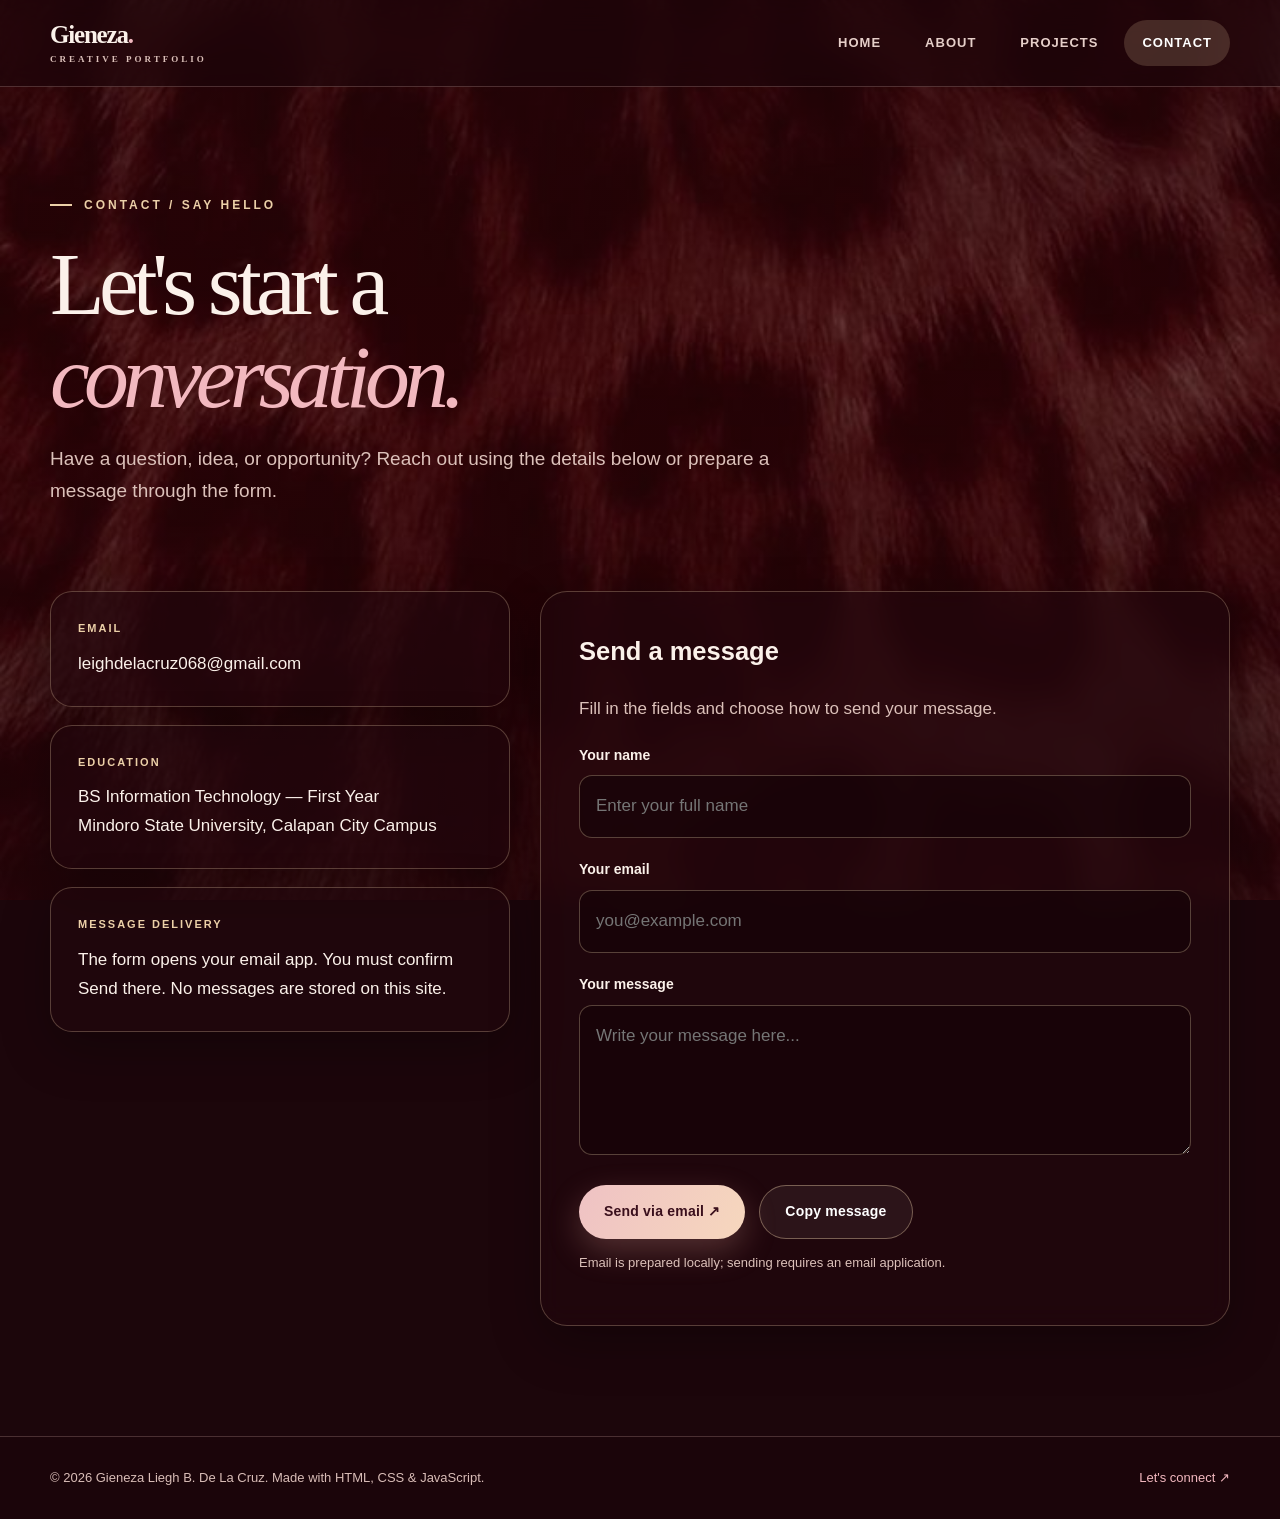
<file: contact.html>
<!DOCTYPE html>
<html lang="en">
<head>
  <!-- The UTF-8 charset supports punctuation and accessible text. -->
  <meta charset="UTF-8">
  <!-- Responsive scaling ensures the layout fits phones and tablets. -->
  <meta name="viewport" content="width=device-width, initial-scale=1.0">
  <meta name="theme-color" content="#1c060b">
  <meta name="description" content="Gieneza Liegh B. De La Cruz - BS Information Technology student portfolio.">
  <title>Contact | Gieneza Liegh B. De La Cruz</title>
  <!-- One external stylesheet shared by every page. -->
  <link rel="stylesheet" href="css/style.css">
  <!-- Offline fallback: preserves the design if the CSS file is moved or not found. -->
  <style>
/* NEBULA EDITION: original custom design; no CDN or external fonts required. */
:root{--bg:#1c060b;--bg2:#2a0a12;--card:#2c0b13;--line:rgba(240,200,190,.16);--white:#fbf1ea;--muted:#d9bdb7;--violet:#e0a9b0;--pink:#f2b8bf;--cyan:#ecd0a8;--radius:24px}*{box-sizing:border-box}html{scroll-behavior:smooth}body{margin:0;background:radial-gradient(ellipse 65% 26% at 90% 0%,rgba(150,28,48,.28),transparent),radial-gradient(ellipse 55% 32% at 0% 44%,rgba(120,20,40,.14),transparent),var(--bg);color:var(--white);font-family:'Segoe UI',Inter,Arial,sans-serif;font-size:17px;line-height:1.7;min-height:100vh}a{color:inherit;text-decoration:none}button,input,textarea{font:inherit}button{cursor:pointer}img{display:block;max-width:100%}::selection{background:#e0a9b0;color:#1c060b}.container{width:min(1180px,calc(100% - 48px));margin:auto}.site-header{position:sticky;top:0;z-index:20;background:rgba(28,6,12,.87);backdrop-filter:blur(18px);border-bottom:1px solid var(--line)}.nav{display:flex;align-items:center;justify-content:space-between;min-height:86px;gap:20px}.logo{font-size:25px;font-weight:800;letter-spacing:-1.2px;line-height:1.05}.logo small{display:block;font-size:9px;letter-spacing:3px;font-weight:700;color:var(--muted);margin-top:7px}.nav-links{display:flex;gap:8px;align-items:center}.nav-links a{font-size:13px;font-weight:700;letter-spacing:1px;text-transform:uppercase;padding:12px 18px;border-radius:100px;color:#e6cfc9;transition:.25s}.nav-links a:hover,.nav-links a.active{background:rgba(224,169,176,.17);color:#fff}.menu-button{display:none;border:1px solid var(--line);background:#34101a;color:#fff;border-radius:12px;padding:10px 17px}.hero{padding:100px 0 85px;position:relative;overflow:hidden}.hero:before{content:'';position:absolute;width:560px;height:560px;border-radius:50%;background:radial-gradient(circle,rgba(176,50,68,.18),transparent 70%);right:-100px;top:-130px;pointer-events:none}.hero-grid{display:grid;grid-template-columns:1.1fr .9fr;align-items:center;gap:70px}.eyebrow{display:inline-flex;align-items:center;gap:12px;text-transform:uppercase;font-size:12px;font-weight:800;letter-spacing:3px;color:var(--cyan);margin-bottom:22px}.eyebrow:before{content:'';width:22px;height:2px;background:var(--cyan)}.display{font-family:Georgia,'Times New Roman',serif;font-weight:400;letter-spacing:-.065em;line-height:1.04;margin:0}.hero .display{font-size:clamp(64px,7.6vw,116px)}.display em{font-weight:400;color:var(--pink);font-style:italic}.hero-desc{max-width:560px;color:var(--muted);font-size:19px;margin:28px 0 32px}.hero-actions,.form-actions{display:flex;flex-wrap:wrap;gap:14px}.btn{min-height:54px;display:inline-flex;align-items:center;justify-content:center;gap:12px;padding:14px 25px;border-radius:100px;font-weight:750;font-size:14px;letter-spacing:.2px;border:1px solid var(--line);transition:transform .25s,box-shadow .25s,background .25s}.btn:hover{transform:translateY(-3px)}.btn-primary{background:linear-gradient(115deg,#efc2c4,#f6d7bd);color:#2a0a12;border:0;box-shadow:0 12px 32px rgba(200,90,100,.22)}.btn-secondary{background:rgba(255,255,255,.04);color:#fff}.btn-light{background:#fff;color:#2a0a12;border:0}.hero-photo-wrap{position:relative;isolation:isolate;padding:18px;border:1px solid rgba(236,208,168,.28);border-radius:38% 38% 25px 25px;background:linear-gradient(155deg,rgba(176,50,68,.32),rgba(40,8,16,.6));box-shadow:0 30px 90px rgba(0,0,0,.3)}.hero-photo-wrap:before{content:'';position:absolute;inset:-18px;border:1px solid rgba(240,180,170,.15);border-radius:42% 42% 35px 35px;z-index:-1}.hero-photo{width:100%;height:510px;object-fit:cover;object-position:center 25%;border-radius:37% 37% 18px 18px;filter:saturate(.9)}.photo-note{display:flex;align-items:center;justify-content:space-between;position:absolute;bottom:32px;left:32px;right:32px;background:rgba(28,6,12,.85);backdrop-filter:blur(8px);padding:13px 18px;border-radius:14px;font-size:11px;letter-spacing:2px;font-weight:800}.photo-note span{color:var(--cyan)}.marquee{border-block:1px solid var(--line);background:rgba(255,255,255,.025)}.marquee-inner{display:flex;justify-content:space-between;flex-wrap:wrap;gap:15px;padding:20px 0;color:#e8cfc4;font-size:11px;font-weight:800;letter-spacing:2px}.section{padding:110px 0}.section-heading{display:flex;align-items:end;justify-content:space-between;gap:40px;margin-bottom:40px}.section-title{font-size:clamp(52px,6vw,84px)}.muted{color:var(--muted)}.section-heading .muted{max-width:380px}.project-grid{display:grid;grid-template-columns:repeat(3,1fr);gap:22px}.project-card{border:1px solid var(--line);border-radius:26px;overflow:hidden;background:linear-gradient(150deg,rgba(60,14,24,.9),rgba(28,6,12,.95));transition:transform .3s,border-color .3s,box-shadow .3s}.project-card:hover{transform:translateY(-8px);border-color:rgba(224,169,176,.6);box-shadow:0 20px 55px rgba(0,0,0,.3)}.project-media{height:230px;overflow:hidden;background:#34101a}.project-media img{width:100%;height:100%;object-fit:cover;transition:transform .45s}.project-card:hover .project-media img{transform:scale(1.06)}.project-body{padding:27px}.project-meta{font-size:11px;font-weight:800;letter-spacing:2px;color:var(--cyan)}.project-body h3{font-family:Georgia,serif;font-size:27px;letter-spacing:-.8px;line-height:1.15;margin:14px 0}.project-body p{font-size:15px;color:var(--muted);min-height:76px}.tag{display:inline-flex;font-size:10px;letter-spacing:1.2px;font-weight:800;color:#f3dcd0;border:1px solid rgba(224,169,176,.32);border-radius:100px;padding:8px 12px}.about-band{padding:100px 0;background:linear-gradient(110deg,rgba(110,22,40,.4),rgba(40,8,16,.5));border-block:1px solid var(--line)}.about-band-grid{display:grid;grid-template-columns:1fr 1fr;gap:90px;align-items:center}.about-band .display{font-size:clamp(46px,5vw,74px)}.about-band .muted{max-width:500px;margin:26px 0}.fact-list{border:1px solid var(--line);background:rgba(255,255,255,.035);border-radius:26px;padding:20px 30px}.fact{padding:18px 0;border-bottom:1px solid var(--line);display:flex;flex-direction:column;gap:5px}.fact:last-child{border-bottom:0}.fact span{color:var(--muted);font-size:12px;text-transform:uppercase;letter-spacing:1.5px}.fact strong{font-size:19px}.cta-panel{background:radial-gradient(circle at 90% 10%,rgba(240,170,160,.28),transparent 45%),linear-gradient(110deg,#5a1626,#3a0f1c);padding:65px;border:1px solid rgba(236,208,168,.35);border-radius:32px;display:flex;align-items:center;justify-content:space-between;gap:30px}.cta-panel .display{font-size:clamp(44px,5vw,72px)}.cta-panel p{color:#ead3c8}.footer{border-top:1px solid var(--line);padding:30px 0;color:#d9bdb7;font-size:13px}.footer-inner{display:flex;justify-content:space-between;gap:18px}.footer a{color:var(--pink)}.page-intro{padding:100px 0 55px}.page-intro .display{font-size:clamp(58px,7vw,98px);max-width:850px}.page-intro .muted{font-size:19px;max-width:750px}.panel{padding:38px;background:linear-gradient(145deg,rgba(60,14,24,.85),rgba(28,6,12,.95));border:1px solid var(--line);border-radius:27px}.panel h2,.panel h3{margin-top:0}.contact-grid{display:grid;grid-template-columns:.8fr 1.2fr;gap:30px}.contact-info{display:grid;gap:18px;align-content:start}.contact-info>a,.contact-info>div{display:block;padding:27px;background:#2c0b13;border:1px solid var(--line);border-radius:22px;overflow-wrap:anywhere}.contact-info strong{display:block;color:var(--cyan);font-size:11px;letter-spacing:2px;margin-bottom:12px}.form-field{margin:20px 0}.form-field label{display:block;margin-bottom:8px;font-weight:700;font-size:14px}.form-field input,.form-field textarea{width:100%;background:#1f070d;color:#fff;border:1px solid rgba(236,208,168,.25);border-radius:13px;padding:16px;outline:none}.form-field input:focus,.form-field textarea:focus{border-color:var(--pink);box-shadow:0 0 0 3px rgba(240,180,170,.12)}.form-field textarea{min-height:150px;resize:vertical}.form-status{font-size:13px;color:var(--muted)}.ai-insight{position:relative;overflow:hidden;margin:40px 0 0;padding:38px;background:linear-gradient(115deg,rgba(130,30,50,.3),rgba(50,10,18,.6));border:1px solid rgba(236,208,168,.24);border-radius:26px}.ai-insight:after{content:'✦';position:absolute;right:30px;top:-60px;font-size:240px;color:rgba(224,169,176,.07);pointer-events:none}.ai-insight h3{font-family:Georgia,serif;font-size:clamp(29px,3.5vw,45px);line-height:1.15;letter-spacing:-1px;margin:8px 0 16px}.ai-insight p{max-width:750px;color:#ecd8d0}.ai-pills{display:flex;gap:10px;flex-wrap:wrap;margin-top:24px}.ai-pills span{font-size:12px;font-weight:700;letter-spacing:.5px;padding:8px 13px;border-radius:100px;border:1px solid rgba(236,208,168,.3);color:var(--cyan)}.reveal{opacity:1;transform:none}@media(prefers-reduced-motion:no-preference){.reveal{animation:rise .65s both}@keyframes rise{from{opacity:0;transform:translateY(18px)}to{opacity:1;transform:translateY(0)}}}@media(max-width:900px){.hero-grid{gap:35px}.hero .display{font-size:clamp(52px,8vw,86px)}.hero-photo{height:440px}.project-grid{grid-template-columns:repeat(2,1fr)}.about-band-grid{gap:35px}}@media(max-width:680px){.container{width:min(100% - 32px,1180px)}.nav{min-height:72px}.menu-button{display:block}.nav-links{display:none;position:absolute;top:72px;left:0;right:0;background:#220810;padding:18px;flex-direction:column;border-bottom:1px solid var(--line)}.nav-links.open{display:flex}.nav-links a{width:100%;text-align:center}.hero{padding:60px 0}.hero-grid,.about-band-grid,.contact-grid{grid-template-columns:1fr}.hero-photo-wrap{max-width:440px;margin:auto}.hero-photo{height:390px}.section{padding:70px 0}.section-heading{display:block}.project-grid{grid-template-columns:1fr}.project-media{height:250px}.cta-panel{padding:35px;display:block}.cta-panel .btn{margin-top:20px}.footer-inner{flex-direction:column}.page-intro{padding:65px 0 25px}.panel{padding:24px}.ai-insight{padding:25px}}


/* V2: Oversized personal-name hero, designed to be as prominent as Justin's. */
.hero .display.hero-name{font-family:Georgia,'Times New Roman',serif;font-size:clamp(58px,6.9vw,108px);font-weight:700;line-height:.98;letter-spacing:-.065em;overflow-wrap:normal}
.hero-name em{color:#f2b8bf;font-weight:400}
.name-period{color:#ecd0a8}
.hero-kicker{font-size:clamp(19px,2vw,27px);font-weight:700;color:#f1d9c6;letter-spacing:.01em;margin:25px 0 0}
.ai-notes-section{background:radial-gradient(ellipse at 5% 10%,rgba(160,40,58,.18),transparent 55%),#210810;border-top:1px solid var(--line)}
.ai-notes-intro{max-width:670px;font-size:18px;margin:20px 0 34px}
.ai-notes-grid{display:grid;grid-template-columns:repeat(3,minmax(0,1fr));gap:18px}
.ai-note{padding:30px;border:1px solid rgba(236,208,168,.25);border-radius:24px;background:linear-gradient(145deg,rgba(70,16,28,.75),rgba(32,7,14,.92));box-shadow:0 16px 45px rgba(0,0,0,.15);transition:transform .25s,border-color .25s}
.ai-note:hover{transform:translateY(-5px);border-color:#e0a9b0}
.ai-note-num{font-size:11px;color:#ecd0a8;font-weight:800;letter-spacing:2px}
.ai-note h3{font-family:Georgia,serif;font-size:clamp(23px,2.2vw,31px);line-height:1.15;margin:16px 0}
.ai-note p{color:#ecd8d0;font-size:16px;line-height:1.7;margin-bottom:0}
.ai-learning-callout{margin-top:24px;padding:25px 30px;border-left:4px solid #ecd0a8;background:rgba(236,208,168,.07);border-radius:12px}
.ai-learning-callout strong{color:#ecd0a8}
.ai-learning-callout p{color:#ecd8d0;margin-bottom:0}
@media(max-width:900px){.ai-notes-grid{grid-template-columns:repeat(2,minmax(0,1fr))}.hero .display.hero-name{font-size:clamp(50px,7vw,78px)}}
@media(max-width:680px){.ai-notes-grid{grid-template-columns:1fr}.hero .display.hero-name{font-size:clamp(44px,10vw,68px)}.ai-note{padding:25px}}


/* PROJECT IMAGE VISIBILITY FIX: show the entire original picture without cropping. */
.project-grid{grid-template-columns:repeat(2,minmax(0,1fr));gap:26px}
.project-card:first-child{grid-column:1/-1}
.project-media{height:auto;aspect-ratio:16/10;display:flex;align-items:center;justify-content:center;background:linear-gradient(135deg,#2a0a12,#3a121d);padding:15px;position:relative}
.project-card:first-child .project-media{aspect-ratio:16/7.5}
.project-media img{width:100%;height:100%;object-fit:contain;object-position:center;transition:transform .35s}
.project-card:hover .project-media img{transform:scale(1.015)}
.project-media a{display:flex;align-items:center;justify-content:center;width:100%;height:100%;cursor:zoom-in;outline-offset:4px}
.project-media a:focus-visible{outline:3px solid #ecd0a8}
.project-media .image-hint{position:absolute;right:24px;bottom:24px;pointer-events:none;background:rgba(28,6,12,.87);border:1px solid rgba(255,255,255,.22);border-radius:999px;padding:7px 13px;font-size:12px;color:#fff;font-weight:700}
@media(max-width:700px){.project-grid{grid-template-columns:1fr}.project-card:first-child{grid-column:auto}.project-media,.project-card:first-child .project-media{aspect-ratio:4/3;padding:9px}.project-media .image-hint{right:12px;bottom:12px;font-size:11px}}


/* ===== AESTHETIC THEME: Wine Leopard =====
   Background photo + glass cards, dusty rose / champagne accents. */
:root{--bg:#1c060b;--line:rgba(240,200,190,.22);--white:#fbf1ea;--muted:#dcc1ba;--violet:#e0a9b0;--pink:#f2b8bf;--cyan:#ecd0a8}
body{background:#1c060b;color:var(--white)}
body::before{content:'';position:fixed;inset:0;z-index:-1;pointer-events:none;
  background:linear-gradient(180deg,rgba(28,6,11,.55),rgba(28,6,11,.38) 40%,rgba(28,6,11,.68)),url('assets/leopard-bg.jpg') center/cover no-repeat}
.site-header{background:rgba(28,6,11,.62);backdrop-filter:blur(16px);-webkit-backdrop-filter:blur(16px)}
.logo,.display,.project-body h3,.ai-note h3,.ai-insight h3{font-family:'Palatino Linotype','Book Antiqua',Palatino,Georgia,serif}
.display em{font-style:italic;color:var(--pink)}
.eyebrow,.project-meta,.ai-note-num{color:var(--cyan)}
.hero:before{background:radial-gradient(circle,rgba(236,208,168,.16),transparent 70%)}
.hero-photo-wrap{background:linear-gradient(155deg,rgba(236,208,168,.22),rgba(40,8,16,.55));border-color:rgba(236,208,168,.45)}
.hero-photo-wrap:before{border-color:rgba(236,208,168,.28)}
.hero-photo{filter:saturate(.95) sepia(.08)}
.marquee{background:rgba(28,6,11,.5);backdrop-filter:blur(8px);-webkit-backdrop-filter:blur(8px)}
.project-card,.panel,.fact-list,.ai-note,.ai-insight,.contact-info>a,.contact-info>div,.ai-learning-callout{
  background:rgba(34,7,14,.62);backdrop-filter:blur(12px);-webkit-backdrop-filter:blur(12px);
  border:1px solid rgba(236,208,168,.28);box-shadow:0 18px 50px rgba(0,0,0,.28)}
.project-card:hover,.ai-note:hover{border-color:#ecd0a8}
.project-media{background:rgba(20,4,8,.55)}
.about-band,.ai-notes-section{background:rgba(28,6,11,.5);backdrop-filter:blur(6px);-webkit-backdrop-filter:blur(6px)}
.cta-panel{background:radial-gradient(circle at 90% 10%,rgba(240,170,160,.28),transparent 45%),rgba(70,14,28,.72);border-color:rgba(236,208,168,.4);backdrop-filter:blur(10px);-webkit-backdrop-filter:blur(10px)}
.btn-primary{background:linear-gradient(115deg,#efc2c4,#f6d7bd);color:#3a0f1c;box-shadow:0 12px 32px rgba(240,170,160,.25)}
.btn-secondary{background:rgba(255,255,255,.06);border-color:rgba(236,208,168,.4)}
.btn-light{background:#fbf1ea;color:#3a0f1c}
.tag,.ai-pills span{border-color:rgba(236,208,168,.4);color:#f3dcd0}
.nav-links a:hover,.nav-links a.active{background:rgba(236,208,168,.18)}
.form-field input,.form-field textarea{background:rgba(20,4,8,.6);border-color:rgba(236,208,168,.3)}
.form-field input:focus,.form-field textarea:focus{border-color:#ecd0a8;box-shadow:0 0 0 3px rgba(236,208,168,.16)}
.footer{background:rgba(28,6,11,.55);backdrop-filter:blur(8px);-webkit-backdrop-filter:blur(8px)}
.ai-learning-callout{border-left:4px solid #ecd0a8}
::selection{background:#ecd0a8;color:#2a0a12}
@media(max-width:680px){.nav-links{background:rgba(28,6,11,.95)}}

</style>
  <!-- defer runs JavaScript after the page HTML has been parsed. -->
  <script src="js/main.js" defer></script>
</head>
<body>
  <!-- Shared navigation: same destinations and active-page highlight on every page. -->
  <header class="site-header">
    <nav class="container nav" aria-label="Main navigation">
      <a class="logo" href="index.html">Gieneza<span style="color:var(--pink)">.</span><small>CREATIVE PORTFOLIO</small></a>
      <button class="menu-button" type="button" data-menu-button aria-expanded="false" aria-controls="nav-links">Menu</button>
      <div class="nav-links" id="nav-links" data-nav-links>
        <a href="index.html" class="" >Home</a>
        <a href="about.html" class="" >About</a>
        <a href="portfolio.html" class="" >Projects</a>
        <a href="contact.html" class="active" aria-current="page">Contact</a>
      </div>
    </nav>
  </header>
  <main id="main">
    <section class="page-intro"><div class="container reveal"><span class="eyebrow">Contact / Say hello</span><h1 class="display">Let's start a<br><em>conversation.</em></h1><p class="muted">Have a question, idea, or opportunity? Reach out using the details below or prepare a message through the form.</p></div></section>
    <section class="section" style="padding-top:10px"><div class="container contact-grid"><div class="contact-info reveal"><a href="mailto:leighdelacruz068@gmail.com"><strong>EMAIL</strong>leighdelacruz068@gmail.com</a><div><strong>EDUCATION</strong>BS Information Technology &#8212; First Year<br>Mindoro State University, Calapan City Campus</div><div><strong>MESSAGE DELIVERY</strong>The form opens your email app. You must confirm Send there. No messages are stored on this site.</div></div>
    <form class="panel reveal" id="contact-form"><h2>Send a message</h2><p class="muted">Fill in the fields and choose how to send your message.</p><div class="form-field"><label for="name">Your name</label><input id="name" name="name" autocomplete="name" required maxlength="100" placeholder="Enter your full name"></div><div class="form-field"><label for="email">Your email</label><input id="email" name="email" type="email" autocomplete="email" required placeholder="you@example.com"></div><div class="form-field"><label for="message">Your message</label><textarea id="message" name="message" required minlength="5" maxlength="3000" placeholder="Write your message here..."></textarea></div><div class="form-actions"><button type="submit" class="btn btn-primary">Send via email &#8599;</button><button type="button" class="btn btn-secondary" id="copy-message">Copy message</button></div><p id="form-status" class="form-status" role="status" aria-live="polite">Email is prepared locally; sending requires an email application.</p></form></div></section>
  </main>
  <!-- Footer repeats across all pages for consistent navigation. -->
  <footer class="footer"><div class="container footer-inner"><span>&#169; 2026 Gieneza Liegh B. De La Cruz. Made with HTML, CSS &amp; JavaScript.</span><a href="mailto:leighdelacruz068@gmail.com">Let's connect &#8599;</a></div></footer>
</body>
</html>
</file>
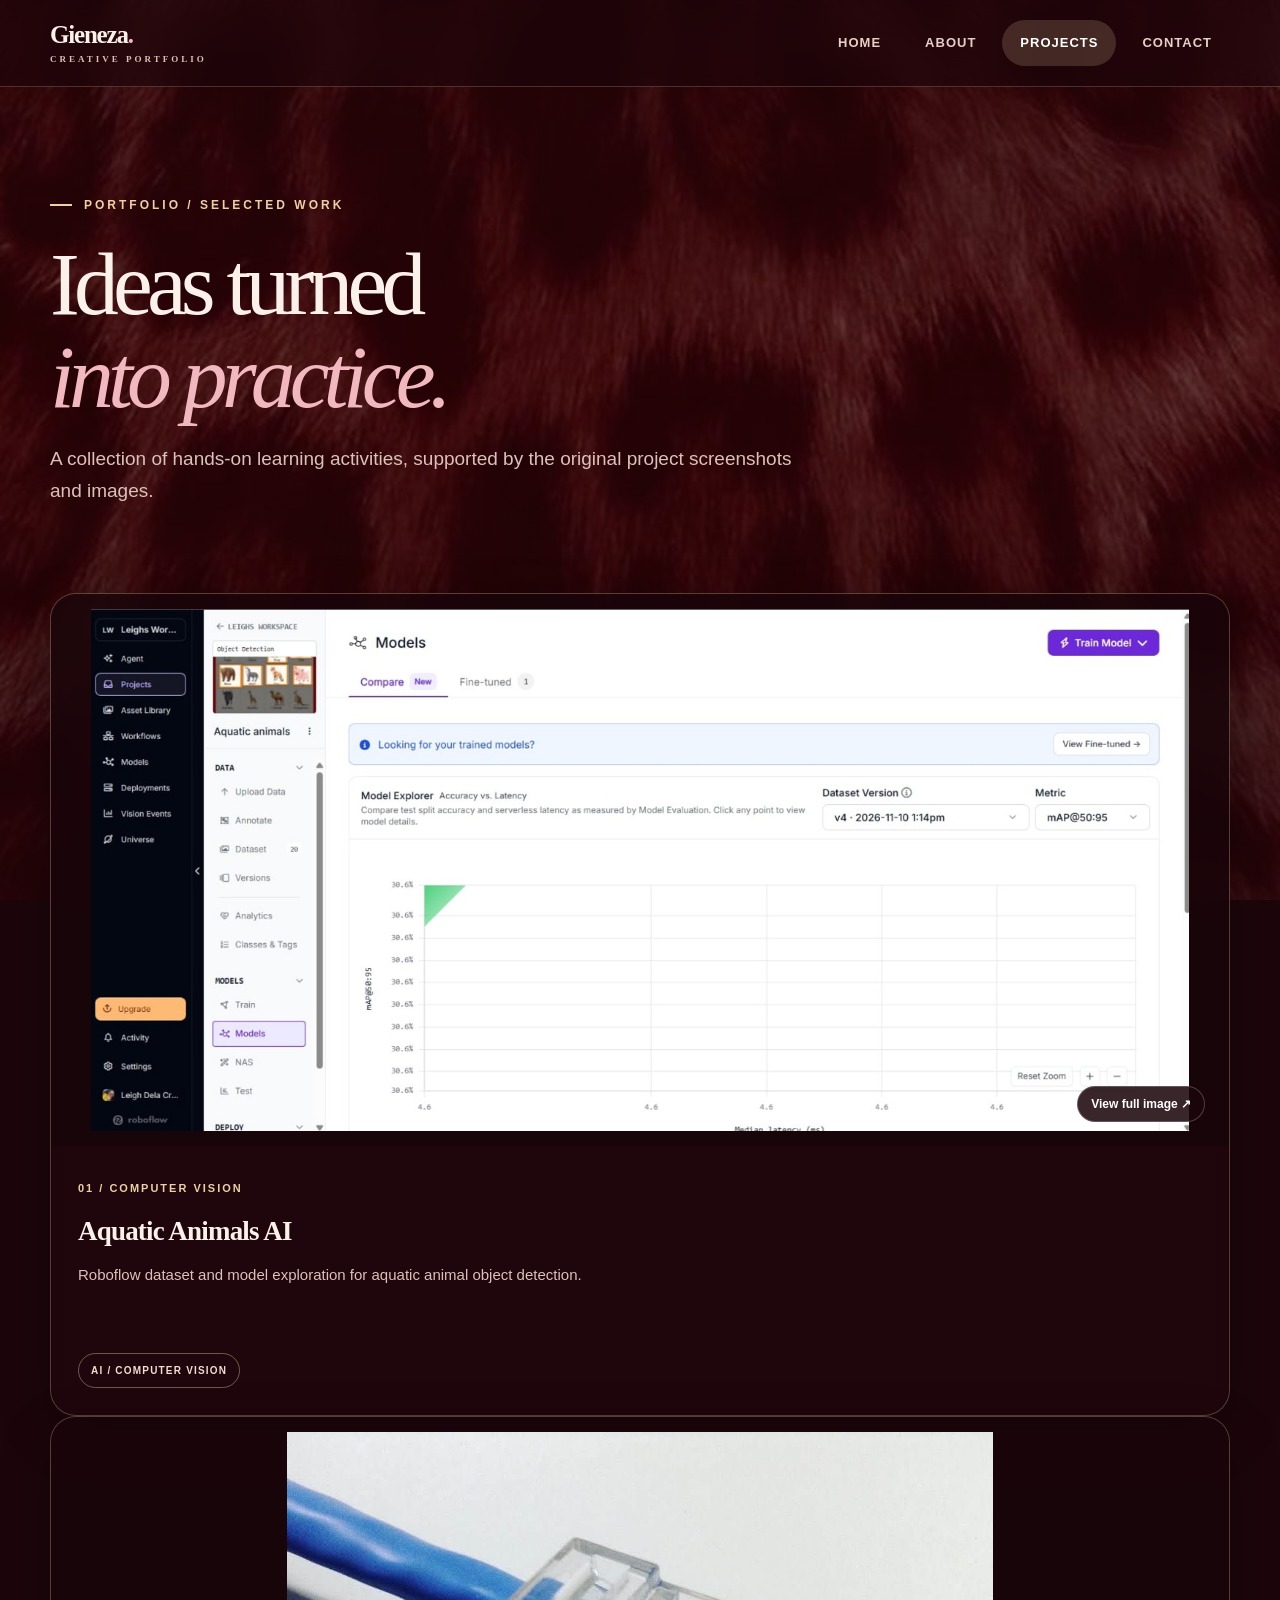
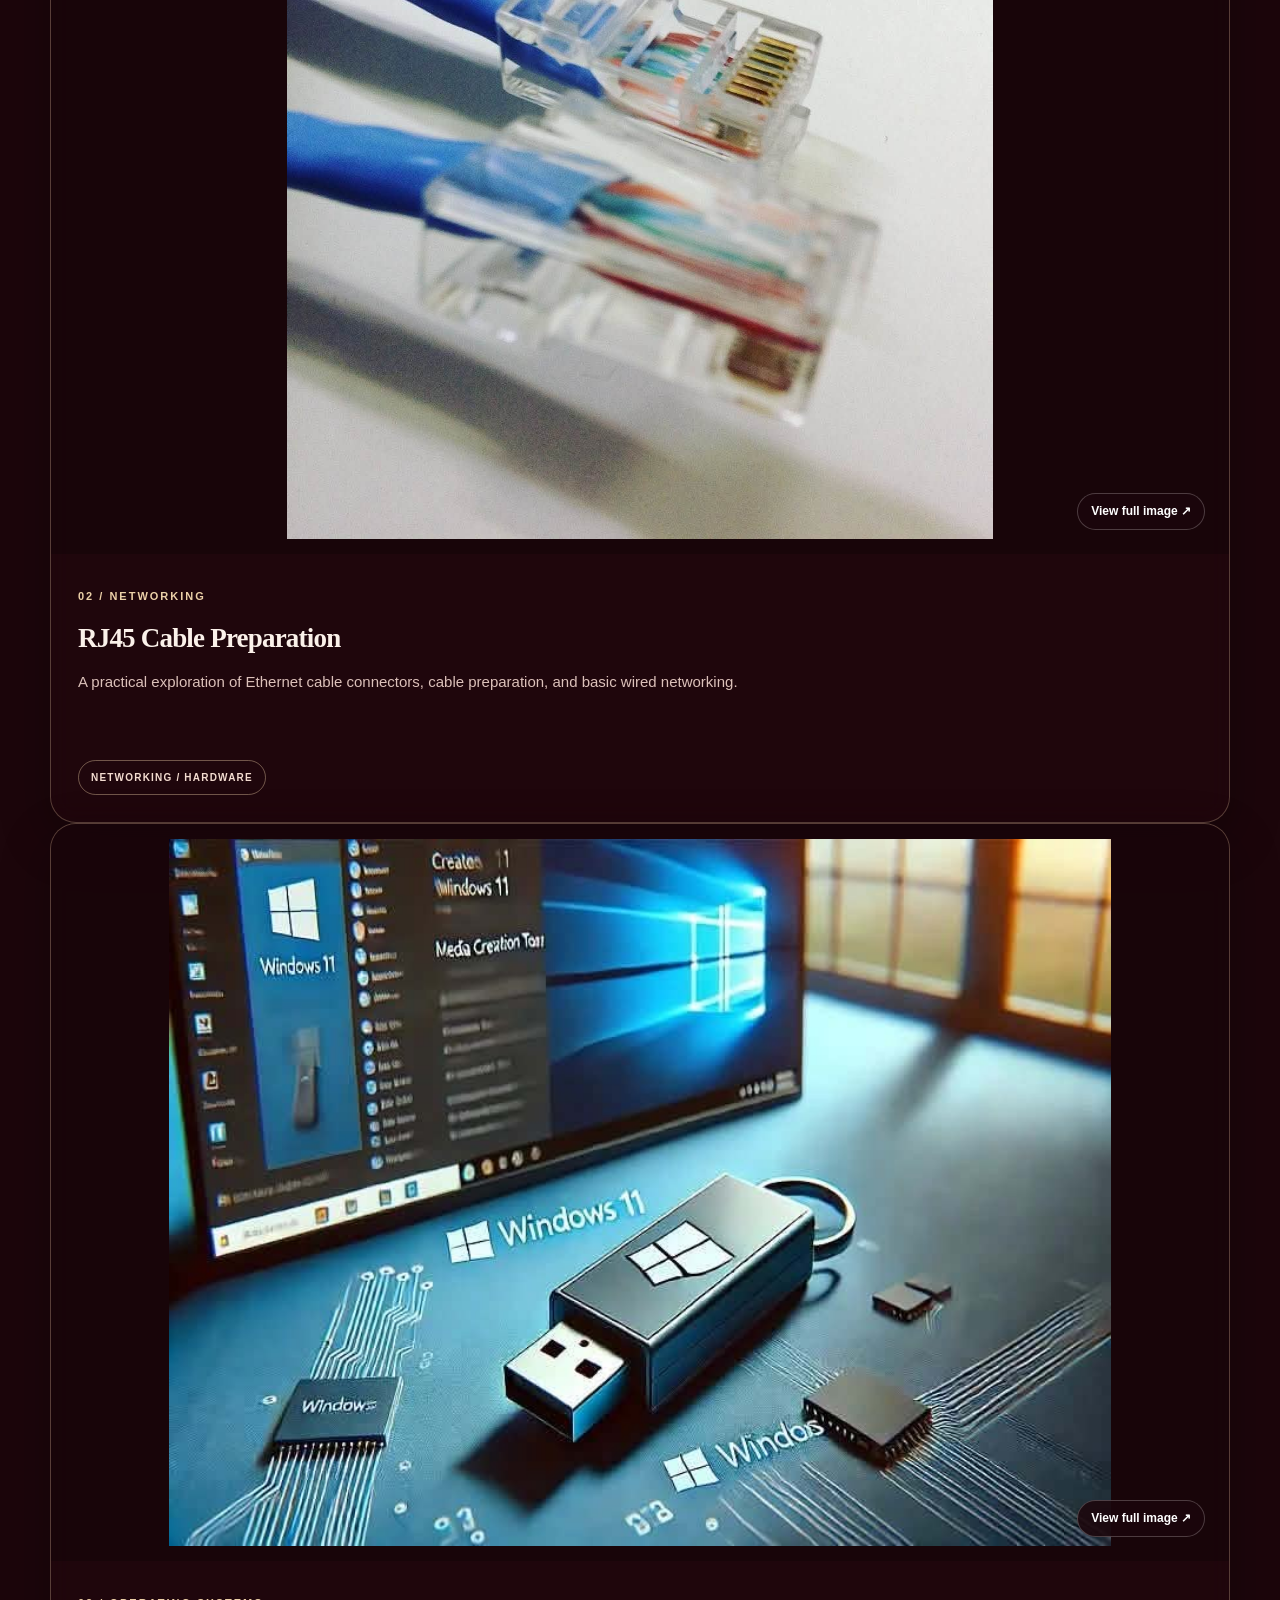
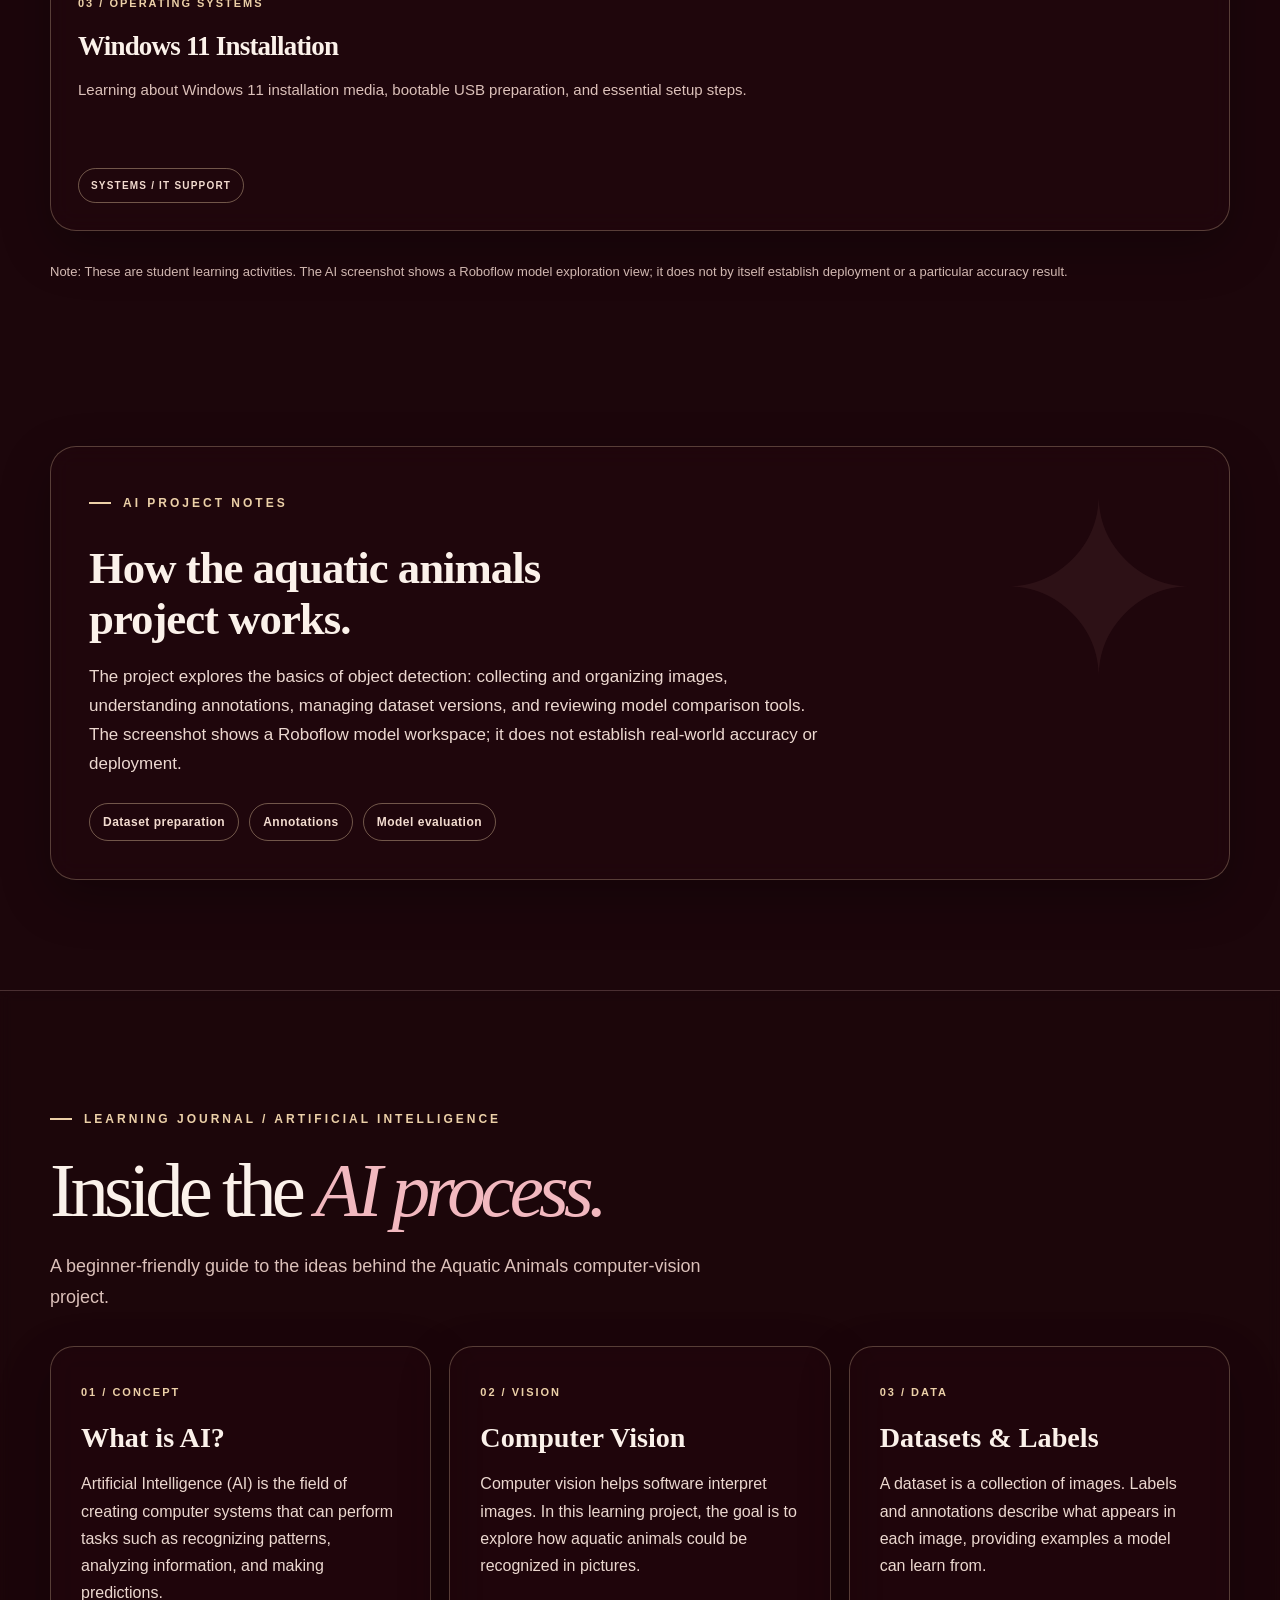
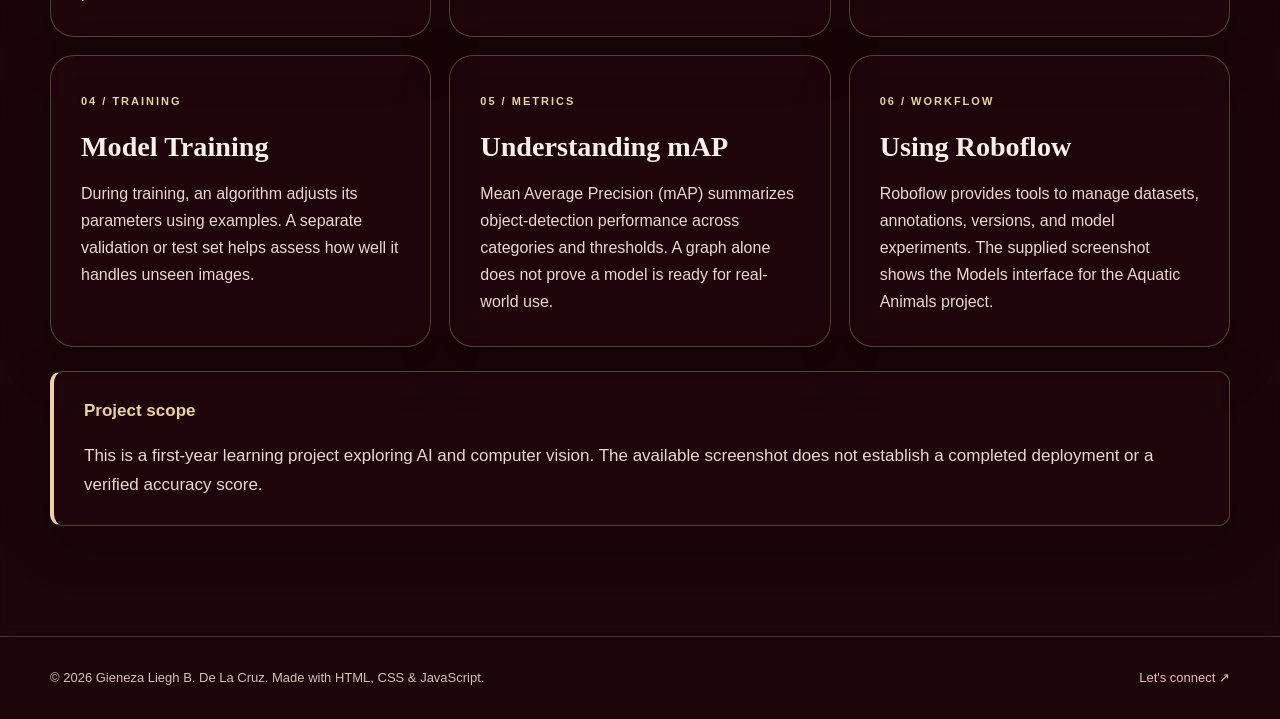
<file: portfolio.html>
<!DOCTYPE html>
<html lang="en">
<head>
  <!-- The UTF-8 charset supports punctuation and accessible text. -->
  <meta charset="UTF-8">
  <!-- Responsive scaling ensures the layout fits phones and tablets. -->
  <meta name="viewport" content="width=device-width, initial-scale=1.0">
  <meta name="theme-color" content="#1c060b">
  <meta name="description" content="Gieneza Liegh B. De La Cruz - BS Information Technology student portfolio.">
  <title>Projects | Gieneza Liegh B. De La Cruz</title>
  <!-- One external stylesheet shared by every page. -->
  <link rel="stylesheet" href="css/style.css">
  <!-- Offline fallback: preserves the design if the CSS file is moved or not found. -->
  <style>
/* NEBULA EDITION: original custom design; no CDN or external fonts required. */
:root{--bg:#1c060b;--bg2:#2a0a12;--card:#2c0b13;--line:rgba(240,200,190,.16);--white:#fbf1ea;--muted:#d9bdb7;--violet:#e0a9b0;--pink:#f2b8bf;--cyan:#ecd0a8;--radius:24px}*{box-sizing:border-box}html{scroll-behavior:smooth}body{margin:0;background:radial-gradient(ellipse 65% 26% at 90% 0%,rgba(150,28,48,.28),transparent),radial-gradient(ellipse 55% 32% at 0% 44%,rgba(120,20,40,.14),transparent),var(--bg);color:var(--white);font-family:'Segoe UI',Inter,Arial,sans-serif;font-size:17px;line-height:1.7;min-height:100vh}a{color:inherit;text-decoration:none}button,input,textarea{font:inherit}button{cursor:pointer}img{display:block;max-width:100%}::selection{background:#e0a9b0;color:#1c060b}.container{width:min(1180px,calc(100% - 48px));margin:auto}.site-header{position:sticky;top:0;z-index:20;background:rgba(28,6,12,.87);backdrop-filter:blur(18px);border-bottom:1px solid var(--line)}.nav{display:flex;align-items:center;justify-content:space-between;min-height:86px;gap:20px}.logo{font-size:25px;font-weight:800;letter-spacing:-1.2px;line-height:1.05}.logo small{display:block;font-size:9px;letter-spacing:3px;font-weight:700;color:var(--muted);margin-top:7px}.nav-links{display:flex;gap:8px;align-items:center}.nav-links a{font-size:13px;font-weight:700;letter-spacing:1px;text-transform:uppercase;padding:12px 18px;border-radius:100px;color:#e6cfc9;transition:.25s}.nav-links a:hover,.nav-links a.active{background:rgba(224,169,176,.17);color:#fff}.menu-button{display:none;border:1px solid var(--line);background:#34101a;color:#fff;border-radius:12px;padding:10px 17px}.hero{padding:100px 0 85px;position:relative;overflow:hidden}.hero:before{content:'';position:absolute;width:560px;height:560px;border-radius:50%;background:radial-gradient(circle,rgba(176,50,68,.18),transparent 70%);right:-100px;top:-130px;pointer-events:none}.hero-grid{display:grid;grid-template-columns:1.1fr .9fr;align-items:center;gap:70px}.eyebrow{display:inline-flex;align-items:center;gap:12px;text-transform:uppercase;font-size:12px;font-weight:800;letter-spacing:3px;color:var(--cyan);margin-bottom:22px}.eyebrow:before{content:'';width:22px;height:2px;background:var(--cyan)}.display{font-family:Georgia,'Times New Roman',serif;font-weight:400;letter-spacing:-.065em;line-height:1.04;margin:0}.hero .display{font-size:clamp(64px,7.6vw,116px)}.display em{font-weight:400;color:var(--pink);font-style:italic}.hero-desc{max-width:560px;color:var(--muted);font-size:19px;margin:28px 0 32px}.hero-actions,.form-actions{display:flex;flex-wrap:wrap;gap:14px}.btn{min-height:54px;display:inline-flex;align-items:center;justify-content:center;gap:12px;padding:14px 25px;border-radius:100px;font-weight:750;font-size:14px;letter-spacing:.2px;border:1px solid var(--line);transition:transform .25s,box-shadow .25s,background .25s}.btn:hover{transform:translateY(-3px)}.btn-primary{background:linear-gradient(115deg,#efc2c4,#f6d7bd);color:#2a0a12;border:0;box-shadow:0 12px 32px rgba(200,90,100,.22)}.btn-secondary{background:rgba(255,255,255,.04);color:#fff}.btn-light{background:#fff;color:#2a0a12;border:0}.hero-photo-wrap{position:relative;isolation:isolate;padding:18px;border:1px solid rgba(236,208,168,.28);border-radius:38% 38% 25px 25px;background:linear-gradient(155deg,rgba(176,50,68,.32),rgba(40,8,16,.6));box-shadow:0 30px 90px rgba(0,0,0,.3)}.hero-photo-wrap:before{content:'';position:absolute;inset:-18px;border:1px solid rgba(240,180,170,.15);border-radius:42% 42% 35px 35px;z-index:-1}.hero-photo{width:100%;height:510px;object-fit:cover;object-position:center 25%;border-radius:37% 37% 18px 18px;filter:saturate(.9)}.photo-note{display:flex;align-items:center;justify-content:space-between;position:absolute;bottom:32px;left:32px;right:32px;background:rgba(28,6,12,.85);backdrop-filter:blur(8px);padding:13px 18px;border-radius:14px;font-size:11px;letter-spacing:2px;font-weight:800}.photo-note span{color:var(--cyan)}.marquee{border-block:1px solid var(--line);background:rgba(255,255,255,.025)}.marquee-inner{display:flex;justify-content:space-between;flex-wrap:wrap;gap:15px;padding:20px 0;color:#e8cfc4;font-size:11px;font-weight:800;letter-spacing:2px}.section{padding:110px 0}.section-heading{display:flex;align-items:end;justify-content:space-between;gap:40px;margin-bottom:40px}.section-title{font-size:clamp(52px,6vw,84px)}.muted{color:var(--muted)}.section-heading .muted{max-width:380px}.project-grid{display:grid;grid-template-columns:repeat(3,1fr);gap:22px}.project-card{border:1px solid var(--line);border-radius:26px;overflow:hidden;background:linear-gradient(150deg,rgba(60,14,24,.9),rgba(28,6,12,.95));transition:transform .3s,border-color .3s,box-shadow .3s}.project-card:hover{transform:translateY(-8px);border-color:rgba(224,169,176,.6);box-shadow:0 20px 55px rgba(0,0,0,.3)}.project-media{height:230px;overflow:hidden;background:#34101a}.project-media img{width:100%;height:100%;object-fit:cover;transition:transform .45s}.project-card:hover .project-media img{transform:scale(1.06)}.project-body{padding:27px}.project-meta{font-size:11px;font-weight:800;letter-spacing:2px;color:var(--cyan)}.project-body h3{font-family:Georgia,serif;font-size:27px;letter-spacing:-.8px;line-height:1.15;margin:14px 0}.project-body p{font-size:15px;color:var(--muted);min-height:76px}.tag{display:inline-flex;font-size:10px;letter-spacing:1.2px;font-weight:800;color:#f3dcd0;border:1px solid rgba(224,169,176,.32);border-radius:100px;padding:8px 12px}.about-band{padding:100px 0;background:linear-gradient(110deg,rgba(110,22,40,.4),rgba(40,8,16,.5));border-block:1px solid var(--line)}.about-band-grid{display:grid;grid-template-columns:1fr 1fr;gap:90px;align-items:center}.about-band .display{font-size:clamp(46px,5vw,74px)}.about-band .muted{max-width:500px;margin:26px 0}.fact-list{border:1px solid var(--line);background:rgba(255,255,255,.035);border-radius:26px;padding:20px 30px}.fact{padding:18px 0;border-bottom:1px solid var(--line);display:flex;flex-direction:column;gap:5px}.fact:last-child{border-bottom:0}.fact span{color:var(--muted);font-size:12px;text-transform:uppercase;letter-spacing:1.5px}.fact strong{font-size:19px}.cta-panel{background:radial-gradient(circle at 90% 10%,rgba(240,170,160,.28),transparent 45%),linear-gradient(110deg,#5a1626,#3a0f1c);padding:65px;border:1px solid rgba(236,208,168,.35);border-radius:32px;display:flex;align-items:center;justify-content:space-between;gap:30px}.cta-panel .display{font-size:clamp(44px,5vw,72px)}.cta-panel p{color:#ead3c8}.footer{border-top:1px solid var(--line);padding:30px 0;color:#d9bdb7;font-size:13px}.footer-inner{display:flex;justify-content:space-between;gap:18px}.footer a{color:var(--pink)}.page-intro{padding:100px 0 55px}.page-intro .display{font-size:clamp(58px,7vw,98px);max-width:850px}.page-intro .muted{font-size:19px;max-width:750px}.panel{padding:38px;background:linear-gradient(145deg,rgba(60,14,24,.85),rgba(28,6,12,.95));border:1px solid var(--line);border-radius:27px}.panel h2,.panel h3{margin-top:0}.contact-grid{display:grid;grid-template-columns:.8fr 1.2fr;gap:30px}.contact-info{display:grid;gap:18px;align-content:start}.contact-info>a,.contact-info>div{display:block;padding:27px;background:#2c0b13;border:1px solid var(--line);border-radius:22px;overflow-wrap:anywhere}.contact-info strong{display:block;color:var(--cyan);font-size:11px;letter-spacing:2px;margin-bottom:12px}.form-field{margin:20px 0}.form-field label{display:block;margin-bottom:8px;font-weight:700;font-size:14px}.form-field input,.form-field textarea{width:100%;background:#1f070d;color:#fff;border:1px solid rgba(236,208,168,.25);border-radius:13px;padding:16px;outline:none}.form-field input:focus,.form-field textarea:focus{border-color:var(--pink);box-shadow:0 0 0 3px rgba(240,180,170,.12)}.form-field textarea{min-height:150px;resize:vertical}.form-status{font-size:13px;color:var(--muted)}.ai-insight{position:relative;overflow:hidden;margin:40px 0 0;padding:38px;background:linear-gradient(115deg,rgba(130,30,50,.3),rgba(50,10,18,.6));border:1px solid rgba(236,208,168,.24);border-radius:26px}.ai-insight:after{content:'✦';position:absolute;right:30px;top:-60px;font-size:240px;color:rgba(224,169,176,.07);pointer-events:none}.ai-insight h3{font-family:Georgia,serif;font-size:clamp(29px,3.5vw,45px);line-height:1.15;letter-spacing:-1px;margin:8px 0 16px}.ai-insight p{max-width:750px;color:#ecd8d0}.ai-pills{display:flex;gap:10px;flex-wrap:wrap;margin-top:24px}.ai-pills span{font-size:12px;font-weight:700;letter-spacing:.5px;padding:8px 13px;border-radius:100px;border:1px solid rgba(236,208,168,.3);color:var(--cyan)}.reveal{opacity:1;transform:none}@media(prefers-reduced-motion:no-preference){.reveal{animation:rise .65s both}@keyframes rise{from{opacity:0;transform:translateY(18px)}to{opacity:1;transform:translateY(0)}}}@media(max-width:900px){.hero-grid{gap:35px}.hero .display{font-size:clamp(52px,8vw,86px)}.hero-photo{height:440px}.project-grid{grid-template-columns:repeat(2,1fr)}.about-band-grid{gap:35px}}@media(max-width:680px){.container{width:min(100% - 32px,1180px)}.nav{min-height:72px}.menu-button{display:block}.nav-links{display:none;position:absolute;top:72px;left:0;right:0;background:#220810;padding:18px;flex-direction:column;border-bottom:1px solid var(--line)}.nav-links.open{display:flex}.nav-links a{width:100%;text-align:center}.hero{padding:60px 0}.hero-grid,.about-band-grid,.contact-grid{grid-template-columns:1fr}.hero-photo-wrap{max-width:440px;margin:auto}.hero-photo{height:390px}.section{padding:70px 0}.section-heading{display:block}.project-grid{grid-template-columns:1fr}.project-media{height:250px}.cta-panel{padding:35px;display:block}.cta-panel .btn{margin-top:20px}.footer-inner{flex-direction:column}.page-intro{padding:65px 0 25px}.panel{padding:24px}.ai-insight{padding:25px}}


/* V2: Oversized personal-name hero, designed to be as prominent as Justin's. */
.hero .display.hero-name{font-family:Georgia,'Times New Roman',serif;font-size:clamp(58px,6.9vw,108px);font-weight:700;line-height:.98;letter-spacing:-.065em;overflow-wrap:normal}
.hero-name em{color:#f2b8bf;font-weight:400}
.name-period{color:#ecd0a8}
.hero-kicker{font-size:clamp(19px,2vw,27px);font-weight:700;color:#f1d9c6;letter-spacing:.01em;margin:25px 0 0}
.ai-notes-section{background:radial-gradient(ellipse at 5% 10%,rgba(160,40,58,.18),transparent 55%),#210810;border-top:1px solid var(--line)}
.ai-notes-intro{max-width:670px;font-size:18px;margin:20px 0 34px}
.ai-notes-grid{display:grid;grid-template-columns:repeat(3,minmax(0,1fr));gap:18px}
.ai-note{padding:30px;border:1px solid rgba(236,208,168,.25);border-radius:24px;background:linear-gradient(145deg,rgba(70,16,28,.75),rgba(32,7,14,.92));box-shadow:0 16px 45px rgba(0,0,0,.15);transition:transform .25s,border-color .25s}
.ai-note:hover{transform:translateY(-5px);border-color:#e0a9b0}
.ai-note-num{font-size:11px;color:#ecd0a8;font-weight:800;letter-spacing:2px}
.ai-note h3{font-family:Georgia,serif;font-size:clamp(23px,2.2vw,31px);line-height:1.15;margin:16px 0}
.ai-note p{color:#ecd8d0;font-size:16px;line-height:1.7;margin-bottom:0}
.ai-learning-callout{margin-top:24px;padding:25px 30px;border-left:4px solid #ecd0a8;background:rgba(236,208,168,.07);border-radius:12px}
.ai-learning-callout strong{color:#ecd0a8}
.ai-learning-callout p{color:#ecd8d0;margin-bottom:0}
@media(max-width:900px){.ai-notes-grid{grid-template-columns:repeat(2,minmax(0,1fr))}.hero .display.hero-name{font-size:clamp(50px,7vw,78px)}}
@media(max-width:680px){.ai-notes-grid{grid-template-columns:1fr}.hero .display.hero-name{font-size:clamp(44px,10vw,68px)}.ai-note{padding:25px}}


/* PROJECT IMAGE VISIBILITY FIX: show the entire original picture without cropping. */
.project-grid{grid-template-columns:repeat(2,minmax(0,1fr));gap:26px}
.project-card:first-child{grid-column:1/-1}
.project-media{height:auto;aspect-ratio:16/10;display:flex;align-items:center;justify-content:center;background:linear-gradient(135deg,#2a0a12,#3a121d);padding:15px;position:relative}
.project-card:first-child .project-media{aspect-ratio:16/7.5}
.project-media img{width:100%;height:100%;object-fit:contain;object-position:center;transition:transform .35s}
.project-card:hover .project-media img{transform:scale(1.015)}
.project-media a{display:flex;align-items:center;justify-content:center;width:100%;height:100%;cursor:zoom-in;outline-offset:4px}
.project-media a:focus-visible{outline:3px solid #ecd0a8}
.project-media .image-hint{position:absolute;right:24px;bottom:24px;pointer-events:none;background:rgba(28,6,12,.87);border:1px solid rgba(255,255,255,.22);border-radius:999px;padding:7px 13px;font-size:12px;color:#fff;font-weight:700}
@media(max-width:700px){.project-grid{grid-template-columns:1fr}.project-card:first-child{grid-column:auto}.project-media,.project-card:first-child .project-media{aspect-ratio:4/3;padding:9px}.project-media .image-hint{right:12px;bottom:12px;font-size:11px}}


/* ===== AESTHETIC THEME: Wine Leopard =====
   Background photo + glass cards, dusty rose / champagne accents. */
:root{--bg:#1c060b;--line:rgba(240,200,190,.22);--white:#fbf1ea;--muted:#dcc1ba;--violet:#e0a9b0;--pink:#f2b8bf;--cyan:#ecd0a8}
body{background:#1c060b;color:var(--white)}
body::before{content:'';position:fixed;inset:0;z-index:-1;pointer-events:none;
  background:linear-gradient(180deg,rgba(28,6,11,.55),rgba(28,6,11,.38) 40%,rgba(28,6,11,.68)),url('assets/leopard-bg.jpg') center/cover no-repeat}
.site-header{background:rgba(28,6,11,.62);backdrop-filter:blur(16px);-webkit-backdrop-filter:blur(16px)}
.logo,.display,.project-body h3,.ai-note h3,.ai-insight h3{font-family:'Palatino Linotype','Book Antiqua',Palatino,Georgia,serif}
.display em{font-style:italic;color:var(--pink)}
.eyebrow,.project-meta,.ai-note-num{color:var(--cyan)}
.hero:before{background:radial-gradient(circle,rgba(236,208,168,.16),transparent 70%)}
.hero-photo-wrap{background:linear-gradient(155deg,rgba(236,208,168,.22),rgba(40,8,16,.55));border-color:rgba(236,208,168,.45)}
.hero-photo-wrap:before{border-color:rgba(236,208,168,.28)}
.hero-photo{filter:saturate(.95) sepia(.08)}
.marquee{background:rgba(28,6,11,.5);backdrop-filter:blur(8px);-webkit-backdrop-filter:blur(8px)}
.project-card,.panel,.fact-list,.ai-note,.ai-insight,.contact-info>a,.contact-info>div,.ai-learning-callout{
  background:rgba(34,7,14,.62);backdrop-filter:blur(12px);-webkit-backdrop-filter:blur(12px);
  border:1px solid rgba(236,208,168,.28);box-shadow:0 18px 50px rgba(0,0,0,.28)}
.project-card:hover,.ai-note:hover{border-color:#ecd0a8}
.project-media{background:rgba(20,4,8,.55)}
.about-band,.ai-notes-section{background:rgba(28,6,11,.5);backdrop-filter:blur(6px);-webkit-backdrop-filter:blur(6px)}
.cta-panel{background:radial-gradient(circle at 90% 10%,rgba(240,170,160,.28),transparent 45%),rgba(70,14,28,.72);border-color:rgba(236,208,168,.4);backdrop-filter:blur(10px);-webkit-backdrop-filter:blur(10px)}
.btn-primary{background:linear-gradient(115deg,#efc2c4,#f6d7bd);color:#3a0f1c;box-shadow:0 12px 32px rgba(240,170,160,.25)}
.btn-secondary{background:rgba(255,255,255,.06);border-color:rgba(236,208,168,.4)}
.btn-light{background:#fbf1ea;color:#3a0f1c}
.tag,.ai-pills span{border-color:rgba(236,208,168,.4);color:#f3dcd0}
.nav-links a:hover,.nav-links a.active{background:rgba(236,208,168,.18)}
.form-field input,.form-field textarea{background:rgba(20,4,8,.6);border-color:rgba(236,208,168,.3)}
.form-field input:focus,.form-field textarea:focus{border-color:#ecd0a8;box-shadow:0 0 0 3px rgba(236,208,168,.16)}
.footer{background:rgba(28,6,11,.55);backdrop-filter:blur(8px);-webkit-backdrop-filter:blur(8px)}
.ai-learning-callout{border-left:4px solid #ecd0a8}
::selection{background:#ecd0a8;color:#2a0a12}
@media(max-width:680px){.nav-links{background:rgba(28,6,11,.95)}}

</style>
  <!-- defer runs JavaScript after the page HTML has been parsed. -->
  <script src="js/main.js" defer></script>
</head>
<body>
  <!-- Shared navigation: same destinations and active-page highlight on every page. -->
  <header class="site-header">
    <nav class="container nav" aria-label="Main navigation">
      <a class="logo" href="index.html">Gieneza<span style="color:var(--pink)">.</span><small>CREATIVE PORTFOLIO</small></a>
      <button class="menu-button" type="button" data-menu-button aria-expanded="false" aria-controls="nav-links">Menu</button>
      <div class="nav-links" id="nav-links" data-nav-links>
        <a href="index.html" class="" >Home</a>
        <a href="about.html" class="" >About</a>
        <a href="portfolio.html" class="active" aria-current="page">Projects</a>
        <a href="contact.html" class="" >Contact</a>
      </div>
    </nav>
  </header>
  <main id="main">
    <section class="page-intro"><div class="container reveal"><span class="eyebrow">Portfolio / Selected work</span><h1 class="display">Ideas turned<br><em>into practice.</em></h1><p class="muted">A collection of hands-on learning activities, supported by the original project screenshots and images.</p></div></section>
    <section class="section" style="padding-top:12px"><div class="container"><div class="projects-full">      <!-- Project card: original user-supplied image, title, and accurate student-level description. -->
      <article class="project-card reveal">
        <div class="project-media"><a href="assets/aquatic.jpg" target="_blank" rel="noopener" aria-label="View full-size image: Aquatic Animals AI project reference image"><img src="assets/aquatic.jpg" alt="Aquatic Animals AI project reference image" loading="lazy"></a><span class="image-hint">View full image ↗</span></div>
        <div class="project-body"><span class="project-meta">01 / COMPUTER VISION</span><h3>Aquatic Animals AI</h3><p>Roboflow dataset and model exploration for aquatic animal object detection.</p><span class="tag">AI / COMPUTER VISION</span></div>
      </article>
      <!-- Project card: original user-supplied image, title, and accurate student-level description. -->
      <article class="project-card reveal">
        <div class="project-media"><a href="assets/rj45.jpg" target="_blank" rel="noopener" aria-label="View full-size image: RJ45 Cable Preparation project reference image"><img src="assets/rj45.jpg" alt="RJ45 Cable Preparation project reference image" loading="lazy"></a><span class="image-hint">View full image ↗</span></div>
        <div class="project-body"><span class="project-meta">02 / NETWORKING</span><h3>RJ45 Cable Preparation</h3><p>A practical exploration of Ethernet cable connectors, cable preparation, and basic wired networking.</p><span class="tag">NETWORKING / HARDWARE</span></div>
      </article>
      <!-- Project card: original user-supplied image, title, and accurate student-level description. -->
      <article class="project-card reveal">
        <div class="project-media"><a href="assets/windows.jpg" target="_blank" rel="noopener" aria-label="View full-size image: Windows 11 Installation project reference image"><img src="assets/windows.jpg" alt="Windows 11 Installation project reference image" loading="lazy"></a><span class="image-hint">View full image ↗</span></div>
        <div class="project-body"><span class="project-meta">03 / OPERATING SYSTEMS</span><h3>Windows 11 Installation</h3><p>Learning about Windows 11 installation media, bootable USB preparation, and essential setup steps.</p><span class="tag">SYSTEMS / IT SUPPORT</span></div>
      </article></div><p class="muted" style="margin-top:30px;font-size:13px">Note: These are student learning activities. The AI screenshot shows a Roboflow model exploration view; it does not by itself establish deployment or a particular accuracy result.</p></div></section>
<section class="section" style="padding-top:0"><div class="container"><div class="ai-insight"><span class="eyebrow">AI project notes</span><h3>How the aquatic animals<br>project works.</h3><p>The project explores the basics of object detection: collecting and organizing images, understanding annotations, managing dataset versions, and reviewing model comparison tools. The screenshot shows a Roboflow model workspace; it does not establish real-world accuracy or deployment.</p><div class="ai-pills"><span>Dataset preparation</span><span>Annotations</span><span>Model evaluation</span></div></div></div></section>
  <!-- Educational notes: these explain AI concepts without claiming the project is fully deployed. -->
<section class="section ai-notes-section" aria-labelledby="ai-notes-heading">
 <div class="container">
  <span class="eyebrow">Learning journal / Artificial intelligence</span>
  <h2 class="display section-title" id="ai-notes-heading">Inside the <em>AI process.</em></h2>
  <p class="muted ai-notes-intro">A beginner-friendly guide to the ideas behind the Aquatic Animals computer-vision project.</p>
  <div class="ai-notes-grid">
   <article class="ai-note"><span class="ai-note-num">01 / CONCEPT</span><h3>What is AI?</h3><p>Artificial Intelligence (AI) is the field of creating computer systems that can perform tasks such as recognizing patterns, analyzing information, and making predictions.</p></article>
   <article class="ai-note"><span class="ai-note-num">02 / VISION</span><h3>Computer Vision</h3><p>Computer vision helps software interpret images. In this learning project, the goal is to explore how aquatic animals could be recognized in pictures.</p></article>
   <article class="ai-note"><span class="ai-note-num">03 / DATA</span><h3>Datasets &amp; Labels</h3><p>A dataset is a collection of images. Labels and annotations describe what appears in each image, providing examples a model can learn from.</p></article>
   <article class="ai-note"><span class="ai-note-num">04 / TRAINING</span><h3>Model Training</h3><p>During training, an algorithm adjusts its parameters using examples. A separate validation or test set helps assess how well it handles unseen images.</p></article>
   <article class="ai-note"><span class="ai-note-num">05 / METRICS</span><h3>Understanding mAP</h3><p>Mean Average Precision (mAP) summarizes object-detection performance across categories and thresholds. A graph alone does not prove a model is ready for real-world use.</p></article>
   <article class="ai-note"><span class="ai-note-num">06 / WORKFLOW</span><h3>Using Roboflow</h3><p>Roboflow provides tools to manage datasets, annotations, versions, and model experiments. The supplied screenshot shows the Models interface for the Aquatic Animals project.</p></article>
  </div>
  <div class="ai-learning-callout"><strong>Project scope</strong><p>This is a first-year learning project exploring AI and computer vision. The available screenshot does not establish a completed deployment or a verified accuracy score.</p></div>
 </div>
</section>
  </main>
  <!-- Footer repeats across all pages for consistent navigation. -->
  <footer class="footer"><div class="container footer-inner"><span>&#169; 2026 Gieneza Liegh B. De La Cruz. Made with HTML, CSS &amp; JavaScript.</span><a href="mailto:leighdelacruz068@gmail.com">Let's connect &#8599;</a></div></footer>
</body>
</html>
</file>
<file: css/style.css>
/* NEBULA EDITION: original custom design; no CDN or external fonts required. */
:root{--bg:#1c060b;--bg2:#2a0a12;--card:#2c0b13;--line:rgba(240,200,190,.16);--white:#fbf1ea;--muted:#d9bdb7;--violet:#e0a9b0;--pink:#f2b8bf;--cyan:#ecd0a8;--radius:24px}*{box-sizing:border-box}html{scroll-behavior:smooth}body{margin:0;background:radial-gradient(ellipse 65% 26% at 90% 0%,rgba(150,28,48,.28),transparent),radial-gradient(ellipse 55% 32% at 0% 44%,rgba(120,20,40,.14),transparent),var(--bg);color:var(--white);font-family:'Segoe UI',Inter,Arial,sans-serif;font-size:17px;line-height:1.7;min-height:100vh}a{color:inherit;text-decoration:none}button,input,textarea{font:inherit}button{cursor:pointer}img{display:block;max-width:100%}::selection{background:#e0a9b0;color:#1c060b}.container{width:min(1180px,calc(100% - 48px));margin:auto}.site-header{position:sticky;top:0;z-index:20;background:rgba(28,6,12,.87);backdrop-filter:blur(18px);border-bottom:1px solid var(--line)}.nav{display:flex;align-items:center;justify-content:space-between;min-height:86px;gap:20px}.logo{font-size:25px;font-weight:800;letter-spacing:-1.2px;line-height:1.05}.logo small{display:block;font-size:9px;letter-spacing:3px;font-weight:700;color:var(--muted);margin-top:7px}.nav-links{display:flex;gap:8px;align-items:center}.nav-links a{font-size:13px;font-weight:700;letter-spacing:1px;text-transform:uppercase;padding:12px 18px;border-radius:100px;color:#e6cfc9;transition:.25s}.nav-links a:hover,.nav-links a.active{background:rgba(224,169,176,.17);color:#fff}.menu-button{display:none;border:1px solid var(--line);background:#34101a;color:#fff;border-radius:12px;padding:10px 17px}.hero{padding:100px 0 85px;position:relative;overflow:hidden}.hero:before{content:'';position:absolute;width:560px;height:560px;border-radius:50%;background:radial-gradient(circle,rgba(176,50,68,.18),transparent 70%);right:-100px;top:-130px;pointer-events:none}.hero-grid{display:grid;grid-template-columns:1.1fr .9fr;align-items:center;gap:70px}.eyebrow{display:inline-flex;align-items:center;gap:12px;text-transform:uppercase;font-size:12px;font-weight:800;letter-spacing:3px;color:var(--cyan);margin-bottom:22px}.eyebrow:before{content:'';width:22px;height:2px;background:var(--cyan)}.display{font-family:Georgia,'Times New Roman',serif;font-weight:400;letter-spacing:-.065em;line-height:1.04;margin:0}.hero .display{font-size:clamp(64px,7.6vw,116px)}.display em{font-weight:400;color:var(--pink);font-style:italic}.hero-desc{max-width:560px;color:var(--muted);font-size:19px;margin:28px 0 32px}.hero-actions,.form-actions{display:flex;flex-wrap:wrap;gap:14px}.btn{min-height:54px;display:inline-flex;align-items:center;justify-content:center;gap:12px;padding:14px 25px;border-radius:100px;font-weight:750;font-size:14px;letter-spacing:.2px;border:1px solid var(--line);transition:transform .25s,box-shadow .25s,background .25s}.btn:hover{transform:translateY(-3px)}.btn-primary{background:linear-gradient(115deg,#efc2c4,#f6d7bd);color:#2a0a12;border:0;box-shadow:0 12px 32px rgba(200,90,100,.22)}.btn-secondary{background:rgba(255,255,255,.04);color:#fff}.btn-light{background:#fff;color:#2a0a12;border:0}.hero-photo-wrap{position:relative;isolation:isolate;padding:18px;border:1px solid rgba(236,208,168,.28);border-radius:38% 38% 25px 25px;background:linear-gradient(155deg,rgba(176,50,68,.32),rgba(40,8,16,.6));box-shadow:0 30px 90px rgba(0,0,0,.3)}.hero-photo-wrap:before{content:'';position:absolute;inset:-18px;border:1px solid rgba(240,180,170,.15);border-radius:42% 42% 35px 35px;z-index:-1}.hero-photo{width:100%;height:510px;object-fit:cover;object-position:center 25%;border-radius:37% 37% 18px 18px;filter:saturate(.9)}.photo-note{display:flex;align-items:center;justify-content:space-between;position:absolute;bottom:32px;left:32px;right:32px;background:rgba(28,6,12,.85);backdrop-filter:blur(8px);padding:13px 18px;border-radius:14px;font-size:11px;letter-spacing:2px;font-weight:800}.photo-note span{color:var(--cyan)}.marquee{border-block:1px solid var(--line);background:rgba(255,255,255,.025)}.marquee-inner{display:flex;justify-content:space-between;flex-wrap:wrap;gap:15px;padding:20px 0;color:#e8cfc4;font-size:11px;font-weight:800;letter-spacing:2px}.section{padding:110px 0}.section-heading{display:flex;align-items:end;justify-content:space-between;gap:40px;margin-bottom:40px}.section-title{font-size:clamp(52px,6vw,84px)}.muted{color:var(--muted)}.section-heading .muted{max-width:380px}.project-grid{display:grid;grid-template-columns:repeat(3,1fr);gap:22px}.project-card{border:1px solid var(--line);border-radius:26px;overflow:hidden;background:linear-gradient(150deg,rgba(60,14,24,.9),rgba(28,6,12,.95));transition:transform .3s,border-color .3s,box-shadow .3s}.project-card:hover{transform:translateY(-8px);border-color:rgba(224,169,176,.6);box-shadow:0 20px 55px rgba(0,0,0,.3)}.project-media{height:230px;overflow:hidden;background:#34101a}.project-media img{width:100%;height:100%;object-fit:cover;transition:transform .45s}.project-card:hover .project-media img{transform:scale(1.06)}.project-body{padding:27px}.project-meta{font-size:11px;font-weight:800;letter-spacing:2px;color:var(--cyan)}.project-body h3{font-family:Georgia,serif;font-size:27px;letter-spacing:-.8px;line-height:1.15;margin:14px 0}.project-body p{font-size:15px;color:var(--muted);min-height:76px}.tag{display:inline-flex;font-size:10px;letter-spacing:1.2px;font-weight:800;color:#f3dcd0;border:1px solid rgba(224,169,176,.32);border-radius:100px;padding:8px 12px}.about-band{padding:100px 0;background:linear-gradient(110deg,rgba(110,22,40,.4),rgba(40,8,16,.5));border-block:1px solid var(--line)}.about-band-grid{display:grid;grid-template-columns:1fr 1fr;gap:90px;align-items:center}.about-band .display{font-size:clamp(46px,5vw,74px)}.about-band .muted{max-width:500px;margin:26px 0}.fact-list{border:1px solid var(--line);background:rgba(255,255,255,.035);border-radius:26px;padding:20px 30px}.fact{padding:18px 0;border-bottom:1px solid var(--line);display:flex;flex-direction:column;gap:5px}.fact:last-child{border-bottom:0}.fact span{color:var(--muted);font-size:12px;text-transform:uppercase;letter-spacing:1.5px}.fact strong{font-size:19px}.cta-panel{background:radial-gradient(circle at 90% 10%,rgba(240,170,160,.28),transparent 45%),linear-gradient(110deg,#5a1626,#3a0f1c);padding:65px;border:1px solid rgba(236,208,168,.35);border-radius:32px;display:flex;align-items:center;justify-content:space-between;gap:30px}.cta-panel .display{font-size:clamp(44px,5vw,72px)}.cta-panel p{color:#ead3c8}.footer{border-top:1px solid var(--line);padding:30px 0;color:#d9bdb7;font-size:13px}.footer-inner{display:flex;justify-content:space-between;gap:18px}.footer a{color:var(--pink)}.page-intro{padding:100px 0 55px}.page-intro .display{font-size:clamp(58px,7vw,98px);max-width:850px}.page-intro .muted{font-size:19px;max-width:750px}.panel{padding:38px;background:linear-gradient(145deg,rgba(60,14,24,.85),rgba(28,6,12,.95));border:1px solid var(--line);border-radius:27px}.panel h2,.panel h3{margin-top:0}.contact-grid{display:grid;grid-template-columns:.8fr 1.2fr;gap:30px}.contact-info{display:grid;gap:18px;align-content:start}.contact-info>a,.contact-info>div{display:block;padding:27px;background:#2c0b13;border:1px solid var(--line);border-radius:22px;overflow-wrap:anywhere}.contact-info strong{display:block;color:var(--cyan);font-size:11px;letter-spacing:2px;margin-bottom:12px}.form-field{margin:20px 0}.form-field label{display:block;margin-bottom:8px;font-weight:700;font-size:14px}.form-field input,.form-field textarea{width:100%;background:#1f070d;color:#fff;border:1px solid rgba(236,208,168,.25);border-radius:13px;padding:16px;outline:none}.form-field input:focus,.form-field textarea:focus{border-color:var(--pink);box-shadow:0 0 0 3px rgba(240,180,170,.12)}.form-field textarea{min-height:150px;resize:vertical}.form-status{font-size:13px;color:var(--muted)}.ai-insight{position:relative;overflow:hidden;margin:40px 0 0;padding:38px;background:linear-gradient(115deg,rgba(130,30,50,.3),rgba(50,10,18,.6));border:1px solid rgba(236,208,168,.24);border-radius:26px}.ai-insight:after{content:'✦';position:absolute;right:30px;top:-60px;font-size:240px;color:rgba(224,169,176,.07);pointer-events:none}.ai-insight h3{font-family:Georgia,serif;font-size:clamp(29px,3.5vw,45px);line-height:1.15;letter-spacing:-1px;margin:8px 0 16px}.ai-insight p{max-width:750px;color:#ecd8d0}.ai-pills{display:flex;gap:10px;flex-wrap:wrap;margin-top:24px}.ai-pills span{font-size:12px;font-weight:700;letter-spacing:.5px;padding:8px 13px;border-radius:100px;border:1px solid rgba(236,208,168,.3);color:var(--cyan)}.reveal{opacity:1;transform:none}@media(prefers-reduced-motion:no-preference){.reveal{animation:rise .65s both}@keyframes rise{from{opacity:0;transform:translateY(18px)}to{opacity:1;transform:translateY(0)}}}@media(max-width:900px){.hero-grid{gap:35px}.hero .display{font-size:clamp(52px,8vw,86px)}.hero-photo{height:440px}.project-grid{grid-template-columns:repeat(2,1fr)}.about-band-grid{gap:35px}}@media(max-width:680px){.container{width:min(100% - 32px,1180px)}.nav{min-height:72px}.menu-button{display:block}.nav-links{display:none;position:absolute;top:72px;left:0;right:0;background:#220810;padding:18px;flex-direction:column;border-bottom:1px solid var(--line)}.nav-links.open{display:flex}.nav-links a{width:100%;text-align:center}.hero{padding:60px 0}.hero-grid,.about-band-grid,.contact-grid{grid-template-columns:1fr}.hero-photo-wrap{max-width:440px;margin:auto}.hero-photo{height:390px}.section{padding:70px 0}.section-heading{display:block}.project-grid{grid-template-columns:1fr}.project-media{height:250px}.cta-panel{padding:35px;display:block}.cta-panel .btn{margin-top:20px}.footer-inner{flex-direction:column}.page-intro{padding:65px 0 25px}.panel{padding:24px}.ai-insight{padding:25px}}


/* V2: Oversized personal-name hero, designed to be as prominent as Justin's. */
.hero .display.hero-name{font-family:Georgia,'Times New Roman',serif;font-size:clamp(58px,6.9vw,108px);font-weight:700;line-height:.98;letter-spacing:-.065em;overflow-wrap:normal}
.hero-name em{color:#f2b8bf;font-weight:400}
.name-period{color:#ecd0a8}
.hero-kicker{font-size:clamp(19px,2vw,27px);font-weight:700;color:#f1d9c6;letter-spacing:.01em;margin:25px 0 0}
.ai-notes-section{background:radial-gradient(ellipse at 5% 10%,rgba(160,40,58,.18),transparent 55%),#210810;border-top:1px solid var(--line)}
.ai-notes-intro{max-width:670px;font-size:18px;margin:20px 0 34px}
.ai-notes-grid{display:grid;grid-template-columns:repeat(3,minmax(0,1fr));gap:18px}
.ai-note{padding:30px;border:1px solid rgba(236,208,168,.25);border-radius:24px;background:linear-gradient(145deg,rgba(70,16,28,.75),rgba(32,7,14,.92));box-shadow:0 16px 45px rgba(0,0,0,.15);transition:transform .25s,border-color .25s}
.ai-note:hover{transform:translateY(-5px);border-color:#e0a9b0}
.ai-note-num{font-size:11px;color:#ecd0a8;font-weight:800;letter-spacing:2px}
.ai-note h3{font-family:Georgia,serif;font-size:clamp(23px,2.2vw,31px);line-height:1.15;margin:16px 0}
.ai-note p{color:#ecd8d0;font-size:16px;line-height:1.7;margin-bottom:0}
.ai-learning-callout{margin-top:24px;padding:25px 30px;border-left:4px solid #ecd0a8;background:rgba(236,208,168,.07);border-radius:12px}
.ai-learning-callout strong{color:#ecd0a8}
.ai-learning-callout p{color:#ecd8d0;margin-bottom:0}
@media(max-width:900px){.ai-notes-grid{grid-template-columns:repeat(2,minmax(0,1fr))}.hero .display.hero-name{font-size:clamp(50px,7vw,78px)}}
@media(max-width:680px){.ai-notes-grid{grid-template-columns:1fr}.hero .display.hero-name{font-size:clamp(44px,10vw,68px)}.ai-note{padding:25px}}


/* PROJECT IMAGE VISIBILITY FIX: show the entire original picture without cropping. */
.project-grid{grid-template-columns:repeat(2,minmax(0,1fr));gap:26px}
.project-card:first-child{grid-column:1/-1}
.project-media{height:auto;aspect-ratio:16/10;display:flex;align-items:center;justify-content:center;background:linear-gradient(135deg,#2a0a12,#3a121d);padding:15px;position:relative}
.project-card:first-child .project-media{aspect-ratio:16/7.5}
.project-media img{width:100%;height:100%;object-fit:contain;object-position:center;transition:transform .35s}
.project-card:hover .project-media img{transform:scale(1.015)}
.project-media a{display:flex;align-items:center;justify-content:center;width:100%;height:100%;cursor:zoom-in;outline-offset:4px}
.project-media a:focus-visible{outline:3px solid #ecd0a8}
.project-media .image-hint{position:absolute;right:24px;bottom:24px;pointer-events:none;background:rgba(28,6,12,.87);border:1px solid rgba(255,255,255,.22);border-radius:999px;padding:7px 13px;font-size:12px;color:#fff;font-weight:700}
@media(max-width:700px){.project-grid{grid-template-columns:1fr}.project-card:first-child{grid-column:auto}.project-media,.project-card:first-child .project-media{aspect-ratio:4/3;padding:9px}.project-media .image-hint{right:12px;bottom:12px;font-size:11px}}


/* ===== AESTHETIC THEME: Wine Leopard =====
   Background photo + glass cards, dusty rose / champagne accents. */
:root{--bg:#1c060b;--line:rgba(240,200,190,.22);--white:#fbf1ea;--muted:#dcc1ba;--violet:#e0a9b0;--pink:#f2b8bf;--cyan:#ecd0a8}
body{background:#1c060b;color:var(--white)}
body::before{content:'';position:fixed;inset:0;z-index:-1;pointer-events:none;
  background:linear-gradient(180deg,rgba(28,6,11,.55),rgba(28,6,11,.38) 40%,rgba(28,6,11,.68)),url('../assets/leopard-bg.jpg') center/cover no-repeat}
.site-header{background:rgba(28,6,11,.62);backdrop-filter:blur(16px);-webkit-backdrop-filter:blur(16px)}
.logo,.display,.project-body h3,.ai-note h3,.ai-insight h3{font-family:'Palatino Linotype','Book Antiqua',Palatino,Georgia,serif}
.display em{font-style:italic;color:var(--pink)}
.eyebrow,.project-meta,.ai-note-num{color:var(--cyan)}
.hero:before{background:radial-gradient(circle,rgba(236,208,168,.16),transparent 70%)}
.hero-photo-wrap{background:linear-gradient(155deg,rgba(236,208,168,.22),rgba(40,8,16,.55));border-color:rgba(236,208,168,.45)}
.hero-photo-wrap:before{border-color:rgba(236,208,168,.28)}
.hero-photo{filter:saturate(.95) sepia(.08)}
.marquee{background:rgba(28,6,11,.5);backdrop-filter:blur(8px);-webkit-backdrop-filter:blur(8px)}
.project-card,.panel,.fact-list,.ai-note,.ai-insight,.contact-info>a,.contact-info>div,.ai-learning-callout{
  background:rgba(34,7,14,.62);backdrop-filter:blur(12px);-webkit-backdrop-filter:blur(12px);
  border:1px solid rgba(236,208,168,.28);box-shadow:0 18px 50px rgba(0,0,0,.28)}
.project-card:hover,.ai-note:hover{border-color:#ecd0a8}
.project-media{background:rgba(20,4,8,.55)}
.about-band,.ai-notes-section{background:rgba(28,6,11,.5);backdrop-filter:blur(6px);-webkit-backdrop-filter:blur(6px)}
.cta-panel{background:radial-gradient(circle at 90% 10%,rgba(240,170,160,.28),transparent 45%),rgba(70,14,28,.72);border-color:rgba(236,208,168,.4);backdrop-filter:blur(10px);-webkit-backdrop-filter:blur(10px)}
.btn-primary{background:linear-gradient(115deg,#efc2c4,#f6d7bd);color:#3a0f1c;box-shadow:0 12px 32px rgba(240,170,160,.25)}
.btn-secondary{background:rgba(255,255,255,.06);border-color:rgba(236,208,168,.4)}
.btn-light{background:#fbf1ea;color:#3a0f1c}
.tag,.ai-pills span{border-color:rgba(236,208,168,.4);color:#f3dcd0}
.nav-links a:hover,.nav-links a.active{background:rgba(236,208,168,.18)}
.form-field input,.form-field textarea{background:rgba(20,4,8,.6);border-color:rgba(236,208,168,.3)}
.form-field input:focus,.form-field textarea:focus{border-color:#ecd0a8;box-shadow:0 0 0 3px rgba(236,208,168,.16)}
.footer{background:rgba(28,6,11,.55);backdrop-filter:blur(8px);-webkit-backdrop-filter:blur(8px)}
.ai-learning-callout{border-left:4px solid #ecd0a8}
::selection{background:#ecd0a8;color:#2a0a12}
@media(max-width:680px){.nav-links{background:rgba(28,6,11,.95)}}
</file>
